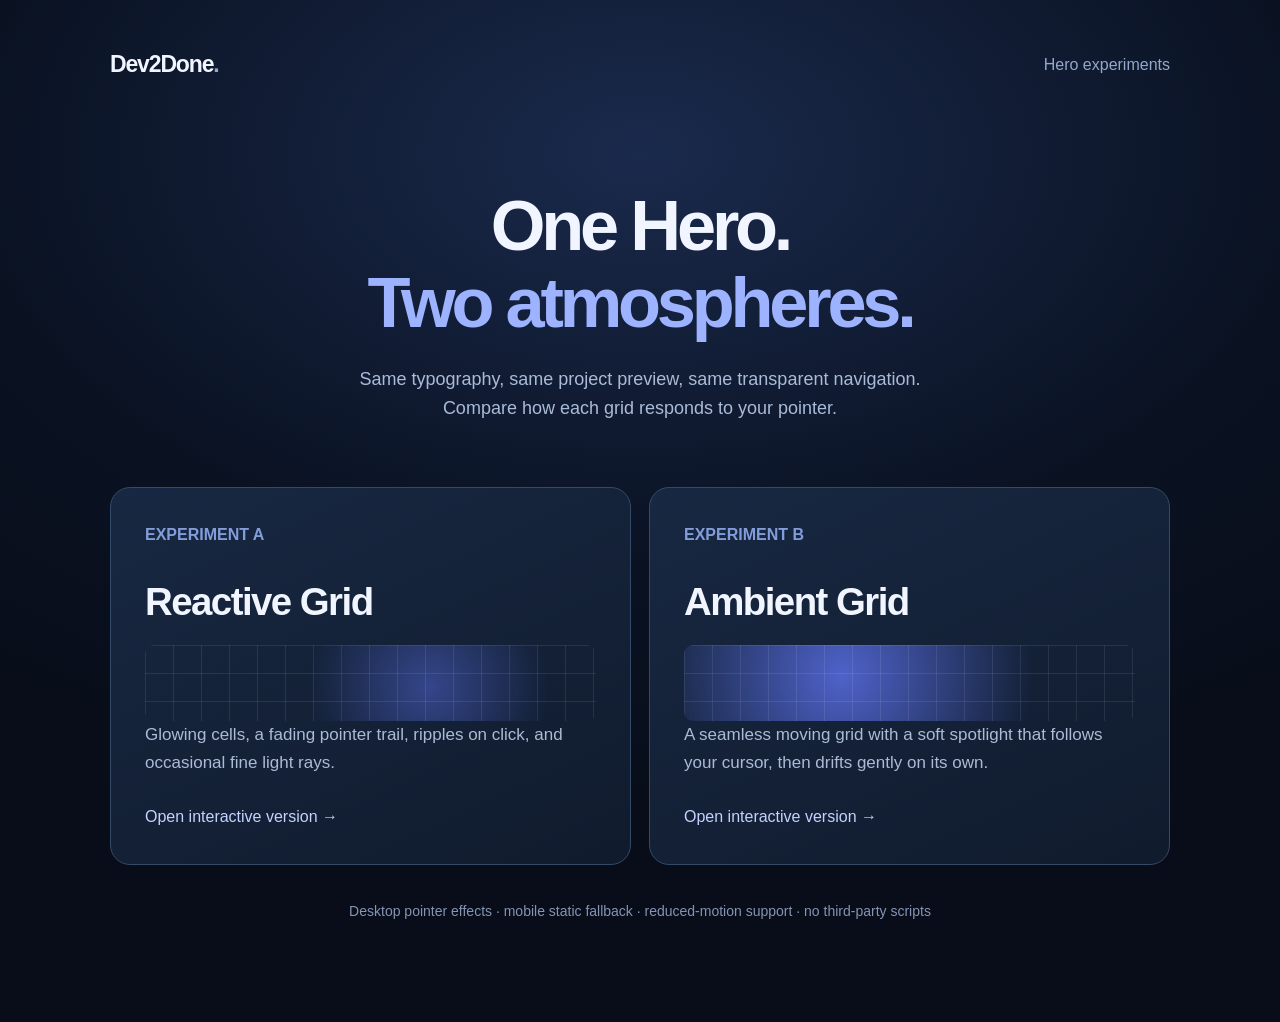
<file: experiments/index.html>
<!doctype html><html lang="en"><head><meta charset="utf-8"><meta name="viewport" content="width=device-width, initial-scale=1"><meta name="robots" content="noindex,nofollow"><meta name="theme-color" content="#080d19"><title>Dev2Done · Hero animation comparison</title><style>
*{box-sizing:border-box}html{color-scheme:dark}body{background:radial-gradient(ellipse 85% 65% at 50% 15%,#1a2a4c 0%,#0a1222 62%,#080d19 100%);color:#f0f5ff;margin:0;font:16px/1.6 -apple-system,BlinkMacSystemFont,"Segoe UI",sans-serif;min-height:100vh}a{text-decoration:none;color:inherit}main{width:min(1060px,calc(100% - 36px));margin:auto;padding:46px 0 100px}header{display:flex;justify-content:space-between;align-items:center;margin-bottom:105px}header strong{font-size:23px;letter-spacing:-.05em}header span{color:#95a8ca}h1{font-weight:760;letter-spacing:-.06em;line-height:1.09;font-size:clamp(40px,5.5vw,75px);text-align:center;max-width:840px;margin:0 auto 24px}h1 em{font-style:normal;color:#9eb3ff}p{color:#aabbd7;text-align:center;font-size:18px;max-width:620px;margin:0 auto 64px;font-weight:380}.grid{display:grid;grid-template-columns:repeat(2,minmax(0,1fr));gap:18px}.card{display:block;border:1px solid #354968;background:linear-gradient(155deg,#182842,#101b2d);border-radius:20px;padding:34px;min-height:310px;transition:transform .18s,border-color .18s}.card:hover{transform:translateY(-4px);border-color:#7c97e5}.card .eyebrow{color:#839cda;font-weight:650}.card h2{font-size:clamp(26px,3vw,39px);letter-spacing:-.04em;margin:24px 0 12px}.card p{text-align:left;font-size:17px;line-height:1.65;margin:0;color:#acbbd5}.card .arrow{display:inline-block;margin-top:27px;color:#c3d2ff}.minigrid{width:100%;height:76px;border-radius:9px;background-image:linear-gradient(90deg,#ffffff16 1px,transparent 1px),linear-gradient(#ffffff16 1px,transparent 1px),radial-gradient(circle at 63% 55%,#5267d588,transparent 42%);background-size:28px 28px,28px 28px,100% 100%}.minigrid.ambient{background-image:linear-gradient(90deg,#ffffff16 1px,transparent 1px),linear-gradient(#ffffff16 1px,transparent 1px),radial-gradient(circle at 35% 40%,#647affbb,transparent 65%)}.note{margin-top:35px;text-align:center;color:#8395b3;font-size:14px}@media(max-width:700px){header{margin-bottom:66px}.grid{grid-template-columns:1fr}.card{min-height:0}.card h2{margin-top:22px}main{padding-top:25px}}
</style></head><body><main><header><strong>Dev2Done<span>.</span></strong><span>Hero experiments</span></header><h1>One Hero.<br><em>Two atmospheres.</em></h1><p>Same typography, same project preview, same transparent navigation. Compare how each grid responds to your pointer.</p><div class="grid"><a class="card" href="reactive-grid/"><span class="eyebrow">EXPERIMENT A</span><h2>Reactive Grid</h2><div class="minigrid"></div><p>Glowing cells, a fading pointer trail, ripples on click, and occasional fine light rays.</p><span class="arrow">Open interactive version →</span></a><a class="card" href="ambient-grid/"><span class="eyebrow">EXPERIMENT B</span><h2>Ambient Grid</h2><div class="minigrid ambient"></div><p>A seamless moving grid with a soft spotlight that follows your cursor, then drifts gently on its own.</p><span class="arrow">Open interactive version →</span></a></div><div class="note">Desktop pointer effects · mobile static fallback · reduced-motion support · no third-party scripts</div></main></body></html>
</file>
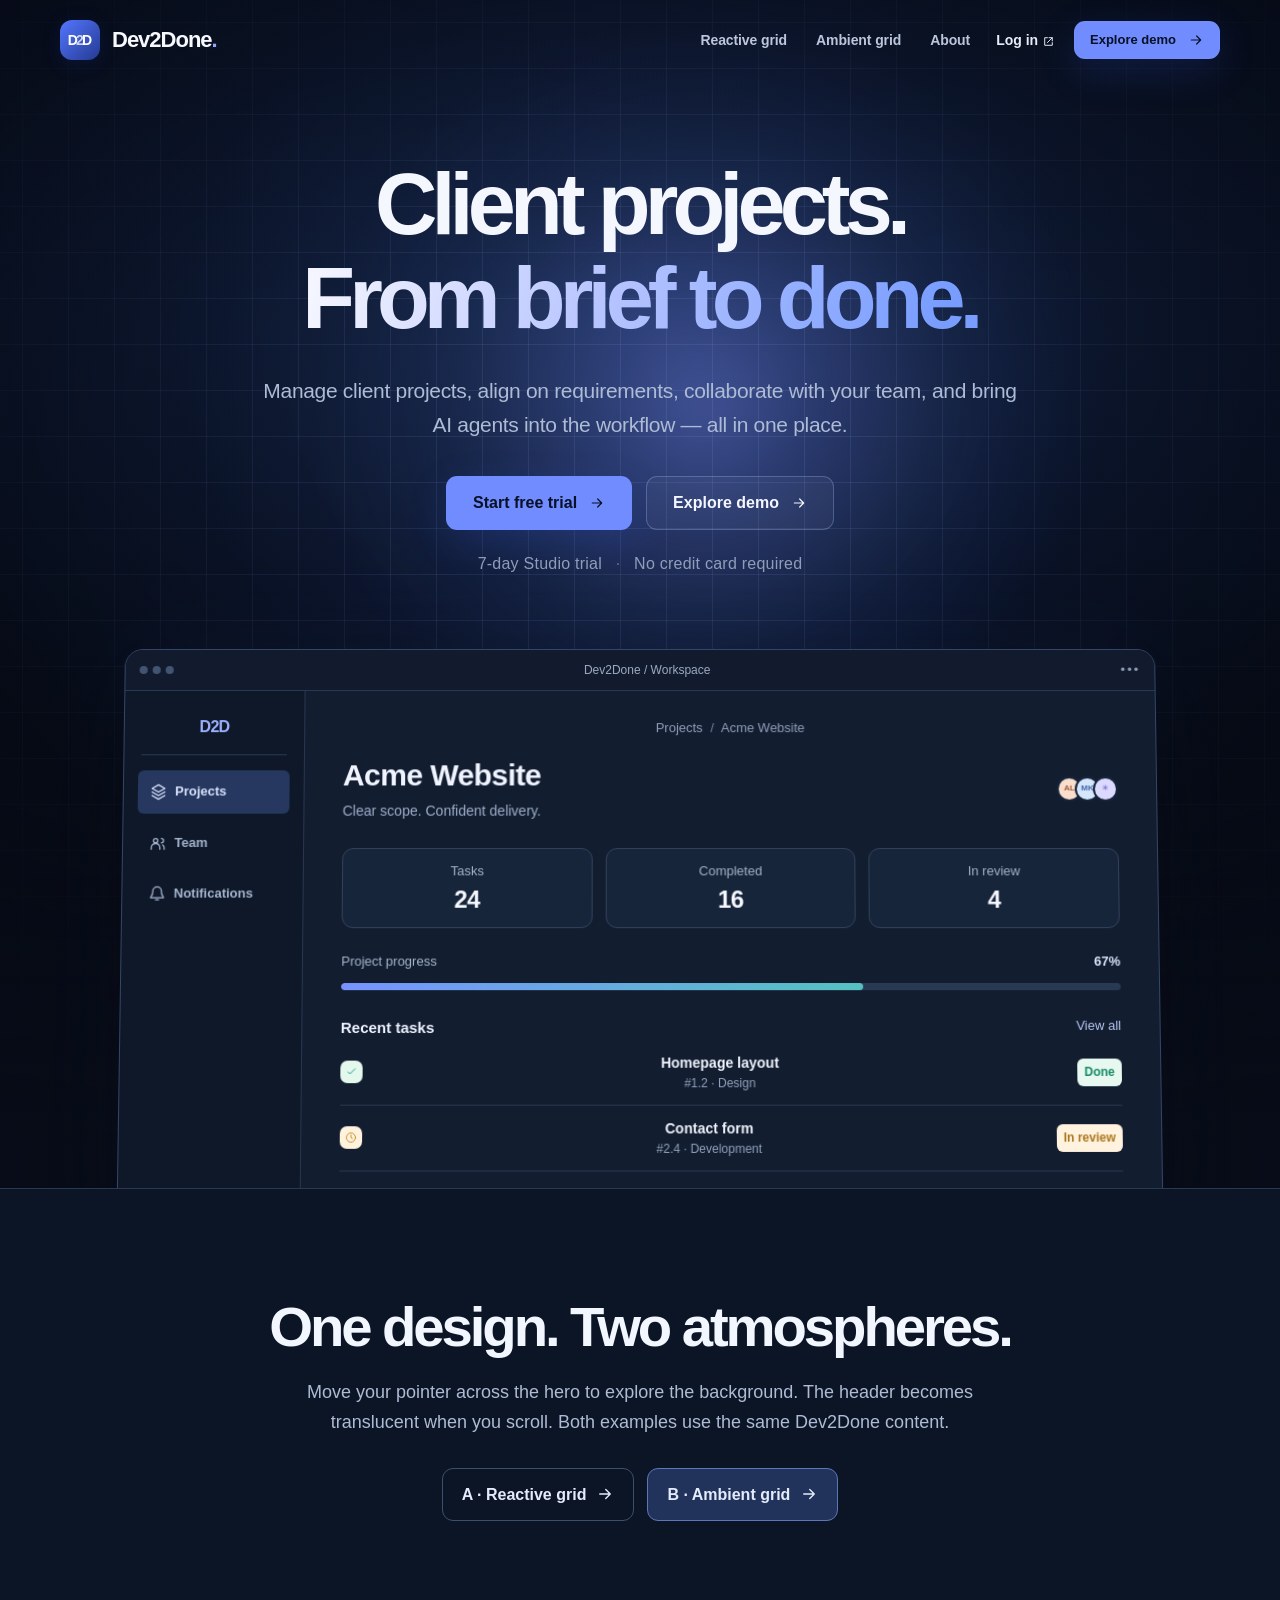
<file: experiments/ambient-grid/index.html>
<!doctype html>
<html lang="en">
<head>
  <meta charset="utf-8">
  <meta name="viewport" content="width=device-width,initial-scale=1">
  <meta name="theme-color" content="#080d19">
  <meta name="robots" content="noindex,nofollow">
  <title>Dev2Done — Ambient Grid Hero Experiment</title>
  <meta name="description" content="Interactive Dev2Done dark hero background experiment">
  <link rel="stylesheet" href="assets/css/site.css">
  <link rel="stylesheet" href="assets/css/dark.css">
  <link rel="stylesheet" href="assets/css/effect.css">
  <script src="assets/js/ui.js" defer></script>
  <script src="assets/js/effect.js" defer></script>
</head>
<body>
<svg class="svg-defs" aria-hidden="true" xmlns="http://www.w3.org/2000/svg">
    <symbol id="i-arrow" viewBox="0 0 24 24"><path d="M5 12h14m-6-6 6 6-6 6"/></symbol>
    <symbol id="i-check" viewBox="0 0 24 24"><path d="m5 12 4 4L19 6"/></symbol>
    <symbol id="i-check-circle" viewBox="0 0 24 24"><circle cx="12" cy="12" r="9"/><path d="m8 12 3 3 5-6"/></symbol>
    <symbol id="i-spark" viewBox="0 0 24 24"><path d="m12 2 2.5 7.5L22 12l-7.5 2.5L12 22l-2.5-7.5L2 12l7.5-2.5L12 2Z"/></symbol>
    <symbol id="i-code" viewBox="0 0 24 24"><path d="m8 7-5 5 5 5m8-10 5 5-5 5m-3-13-2 16"/></symbol>
    <symbol id="i-users" viewBox="0 0 24 24"><circle cx="9" cy="8" r="3"/><path d="M3 20v-2a6 6 0 0 1 12 0v2M17 5a3 3 0 0 1 0 6m2 3a5 5 0 0 1 2 4v2"/></symbol>
    <symbol id="i-message" viewBox="0 0 24 24"><path d="M20 11a8 8 0 0 1-8 8H6l-3 3v-7a8 8 0 1 1 17-4Z"/></symbol>
    <symbol id="i-file" viewBox="0 0 24 24"><path d="M6 2h8l5 5v15H6zM14 2v6h5M9 13h7M9 17h7"/></symbol>
    <symbol id="i-lock" viewBox="0 0 24 24"><rect x="5" y="10" width="14" height="12" rx="2"/><path d="M8 10V7a4 4 0 0 1 8 0v3"/></symbol>
    <symbol id="i-bot" viewBox="0 0 24 24"><rect x="4" y="7" width="16" height="14" rx="4"/><path d="M12 3v4m-3-4h6M8 14h.01M16 14h.01M9 18h6"/></symbol>
    <symbol id="i-layers" viewBox="0 0 24 24"><path d="m12 2 9 5-9 5-9-5 9-5Zm-9 10 9 5 9-5M3 17l9 5 9-5"/></symbol>
    <symbol id="i-globe" viewBox="0 0 24 24"><circle cx="12" cy="12" r="10"/><path d="M2 12h20M12 2c3 3 4 6 4 10s-1 7-4 10M12 2c-3 3-4 6-4 10s1 7 4 10"/></symbol>
    <symbol id="i-shield" viewBox="0 0 24 24"><path d="m12 2 9 4v6c0 5-4 8-9 10-5-2-9-5-9-10V6l9-4Z"/><path d="m8 12 3 3 5-6"/></symbol>
    <symbol id="i-bell" viewBox="0 0 24 24"><path d="M18 8a6 6 0 0 0-12 0c0 7-3 7-3 9h18c0-2-3-2-3-9m-8 12h4"/></symbol>
    <symbol id="i-chart" viewBox="0 0 24 24"><path d="M4 20V4m0 16h16M8 15l4-5 4 2 4-7"/></symbol>
    <symbol id="i-menu" viewBox="0 0 24 24"><path d="M4 7h16M4 12h16M4 17h16"/></symbol>
    <symbol id="i-external" viewBox="0 0 24 24"><path d="M13 5h6v6m0-6-9 9M19 14v5H5V5h5"/></symbol>
    <symbol id="i-clock" viewBox="0 0 24 24"><circle cx="12" cy="12" r="9"/><path d="M12 7v5l3 2"/></symbol>
  </svg>
<a class="skip-link" href="#main">Skip to content</a>
<header class="site-header" id="top">
    <div class="container nav-inner">
      <a class="brand" href="./" aria-label="Dev2Done home">
        <span class="brand-mark" aria-hidden="true">D<span>2</span>D</span>
        <span class="brand-name">Dev2Done<span class="brand-period">.</span></span>
      </a>
      <nav class="nav-links" id="main-nav" aria-label="Main navigation">
        <a href="../reactive-grid/">Reactive grid</a>
        <a href="../ambient-grid/">Ambient grid</a>
        <a href="#compare">About</a>
      </nav>
      <div class="nav-actions">
        <a class="nav-login" href="https://brief.web86.site/admin/login">Log in <svg class="icon"><use href="#i-external"/></svg></a>
        <a class="button button-sm button-primary nav-cta" href="#preview">Explore demo <svg class="icon"><use href="#i-arrow"/></svg></a>
        <button class="menu-button" type="button" aria-label="Open menu" aria-expanded="false" aria-controls="main-nav"><svg class="icon"><use href="#i-menu"/></svg></button>
      </div>
    </div>
  </header>
<main id="main">
<section class="hero section" aria-labelledby="hero-title">
      <div class="fx-ambient" aria-hidden="true"><div class="fx-moving-grid"></div><div class="fx-spot"></div><div class="fx-ambient-fade"></div></div>
      <div class="container hero-centered">
        <div class="hero-copy">
          <h1 id="hero-title">Client projects.<br><em>From brief to done.</em></h1>
          <p class="hero-lede">Manage client projects, align on requirements, collaborate with your team, and bring AI agents into the workflow — all in one place.</p>
          <div class="button-row hero-actions">
            <button type="button" class="button button-primary button-lg" data-open-trial>Start free trial <svg class="icon"><use href="#i-arrow"/></svg></button>
            <a class="button button-secondary button-lg" href="#demo">Explore demo <svg class="icon"><use href="#i-arrow"/></svg></a>
          </div>
          <p class="hero-trial">7-day Studio trial <span aria-hidden="true">·</span> No credit card required</p>
        </div>
        <div class="hero-visual" id="preview" aria-label="Illustrative project workspace using synthetic demonstration data">
          <div class="mock-window hero-window">
            <div class="window-top"><div class="traffic"><i></i><i></i><i></i></div><span class="window-address">Dev2Done / Workspace</span><span class="window-ellipsis">•••</span></div>
            <div class="mock-app">
              <aside class="mock-sidebar" aria-hidden="true">
                <div class="mock-sidebar-logo">D2D</div><div class="sidebar-divider"></div>
                <span class="mock-side-item active"><svg class="icon"><use href="#i-layers"/></svg><span>Projects</span></span>
                <span class="mock-side-item"><svg class="icon"><use href="#i-users"/></svg><span>Team</span></span>
                <span class="mock-side-item"><svg class="icon"><use href="#i-bell"/></svg><span>Notifications</span></span>
                <div class="mock-side-spacer"></div><span class="mock-side-bottom">A<span>Acme Studio</span></span>
              </aside>
              <div class="mock-main">
                <div class="mock-crumb">Projects <span>/</span> Acme Website</div>
                <div class="mock-header-row"><div><h2>Acme Website</h2><p>Clear scope. Confident delivery.</p></div><span class="avatar-stack"><b>AL</b><b>MK</b><b class="avatar-bot">✳</b></span></div>
                <div class="mock-stats"><div><span>Tasks</span><strong>24</strong></div><div><span>Completed</span><strong>16</strong></div><div><span>In review</span><strong>4</strong></div></div>
                <div class="mock-progress-label"><span>Project progress</span><strong>67%</strong></div><div class="mock-progress-track"><span></span></div>
                <div class="mock-list-title">Recent tasks <span>View all</span></div>
                <div class="mock-task"><span class="task-check done"><svg class="icon"><use href="#i-check"/></svg></span><div><strong>Homepage layout</strong><small>#1.2 · Design</small></div><span class="mini-status green">Done</span></div>
                <div class="mock-task"><span class="task-check review"><svg class="icon"><use href="#i-clock"/></svg></span><div><strong>Contact form</strong><small>#2.4 · Development</small></div><span class="mini-status amber">In review</span></div>
                <div class="mock-task"><span class="task-check working"><svg class="icon"><use href="#i-code"/></svg></span><div><strong>Mobile navigation</strong><small>#2.5 · Development</small></div><span class="mini-status blue">In progress</span></div>
              </div>
            </div>
          </div>
        </div>
      </div>
    </section>

  <section id="compare" class="compare-band" aria-labelledby="compare-title">
    <div class="container compare-inner">
      <h2 id="compare-title">One design. Two atmospheres.</h2>
      <p>Move your pointer across the hero to explore the background. The header becomes translucent when you scroll. Both examples use the same Dev2Done content.</p>
      <div class="compare-links">
        <a class="compare-link " href="../reactive-grid/">A · Reactive grid <svg class="icon"><use href="#i-arrow"/></svg></a>
        <a class="compare-link is-current" href="../ambient-grid/">B · Ambient grid <svg class="icon"><use href="#i-arrow"/></svg></a>
      </div>
    </div>
  </section>
</main>
<dialog class="trial-dialog" id="trial-dialog" aria-labelledby="trial-title" aria-describedby="trial-description">
    <button class="dialog-close" type="button" data-close-trial aria-label="Close dialog">×</button>
    <div class="trial-orbit" aria-hidden="true">✦</div>
    <h2 id="trial-title">Studio trial is coming.</h2>
    <p id="trial-description">The 7-day Studio trial is planned for our public launch. Registration isn’t available yet — explore the interactive project demo in the meantime.</p>
    <div class="button-row"><a class="button button-primary" href="#preview" data-close-trial>Explore demo <svg class="icon"><use href="#i-arrow"/></svg></a><button class="button button-secondary" type="button" data-close-trial>Close</button></div>
  </dialog>
</body></html>
</file>
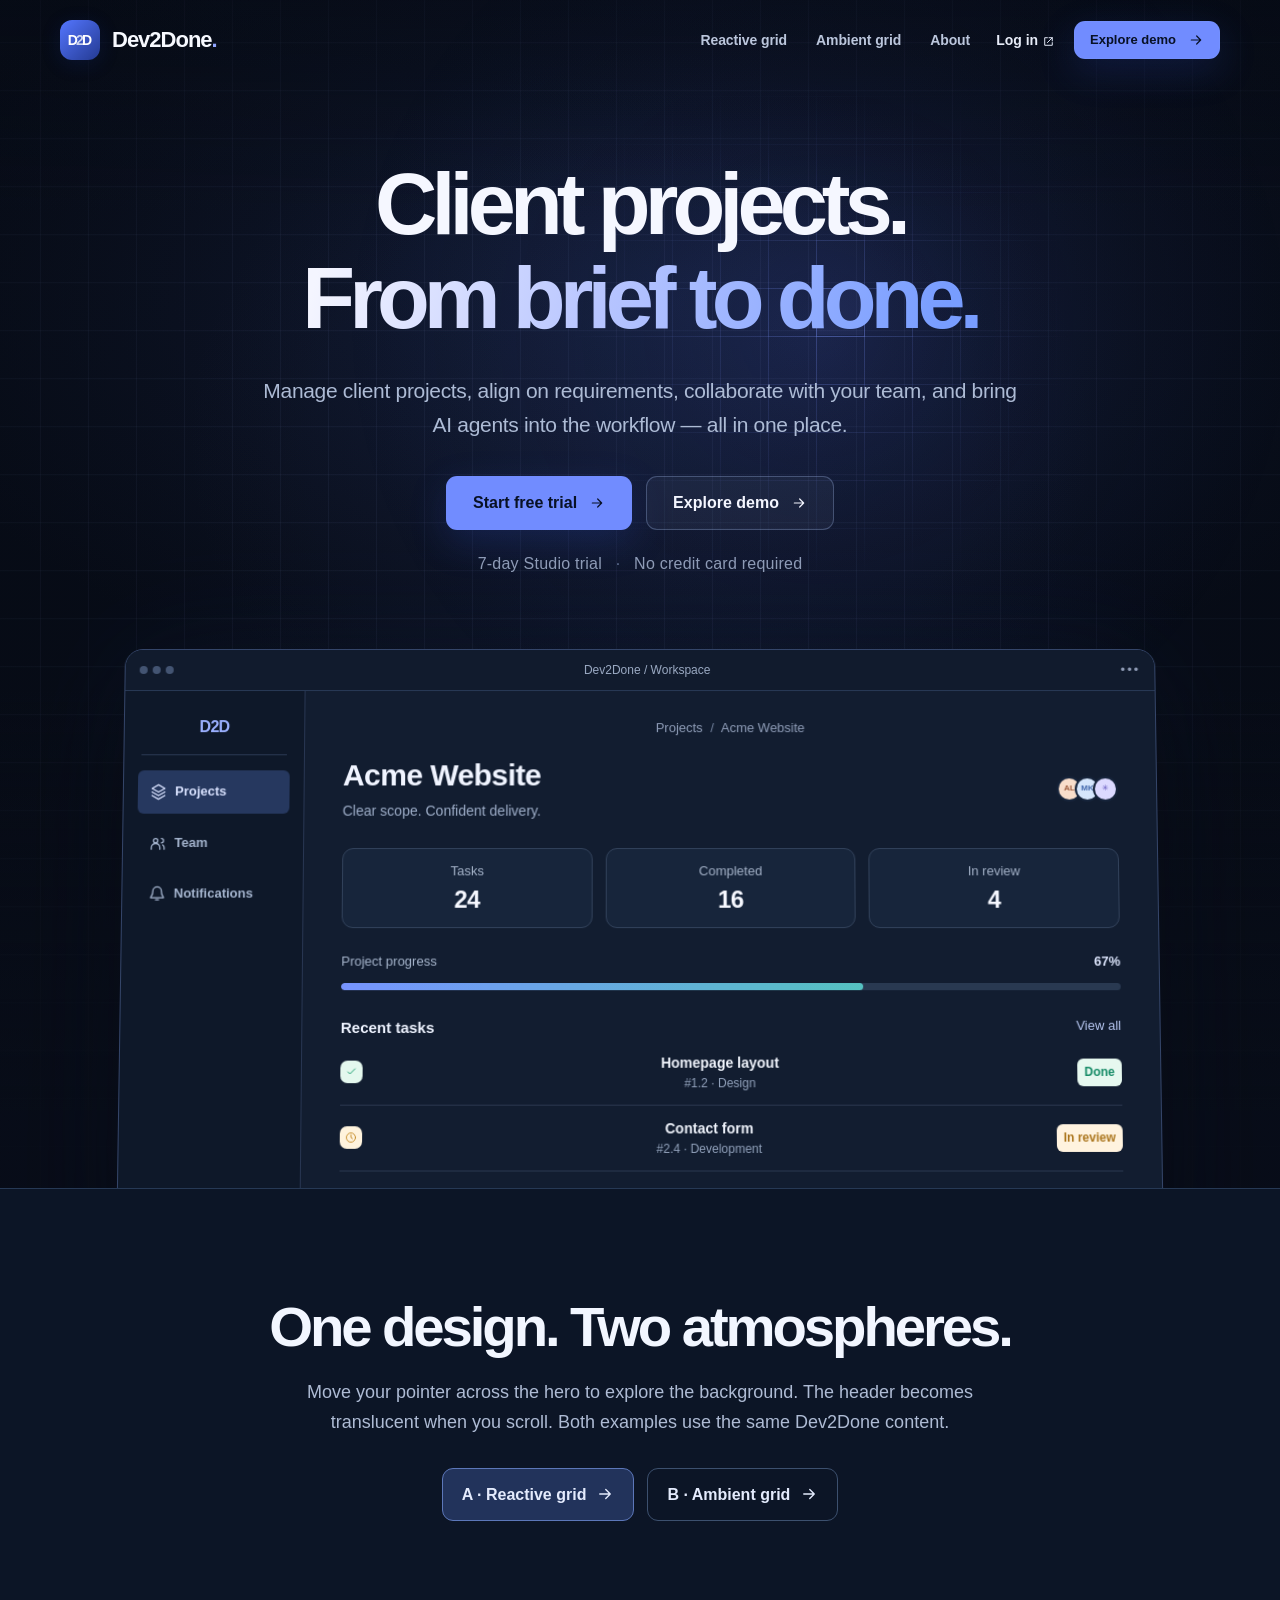
<file: experiments/reactive-grid/index.html>
<!doctype html>
<html lang="en">
<head>
  <meta charset="utf-8">
  <meta name="viewport" content="width=device-width,initial-scale=1">
  <meta name="theme-color" content="#080d19">
  <meta name="robots" content="noindex,nofollow">
  <title>Dev2Done — Reactive Grid Hero Experiment</title>
  <meta name="description" content="Interactive Dev2Done dark hero background experiment">
  <link rel="stylesheet" href="assets/css/site.css">
  <link rel="stylesheet" href="assets/css/dark.css">
  <link rel="stylesheet" href="assets/css/effect.css">
  <script src="assets/js/ui.js" defer></script>
  <script src="assets/js/effect.js" defer></script>
</head>
<body>
<svg class="svg-defs" aria-hidden="true" xmlns="http://www.w3.org/2000/svg">
    <symbol id="i-arrow" viewBox="0 0 24 24"><path d="M5 12h14m-6-6 6 6-6 6"/></symbol>
    <symbol id="i-check" viewBox="0 0 24 24"><path d="m5 12 4 4L19 6"/></symbol>
    <symbol id="i-check-circle" viewBox="0 0 24 24"><circle cx="12" cy="12" r="9"/><path d="m8 12 3 3 5-6"/></symbol>
    <symbol id="i-spark" viewBox="0 0 24 24"><path d="m12 2 2.5 7.5L22 12l-7.5 2.5L12 22l-2.5-7.5L2 12l7.5-2.5L12 2Z"/></symbol>
    <symbol id="i-code" viewBox="0 0 24 24"><path d="m8 7-5 5 5 5m8-10 5 5-5 5m-3-13-2 16"/></symbol>
    <symbol id="i-users" viewBox="0 0 24 24"><circle cx="9" cy="8" r="3"/><path d="M3 20v-2a6 6 0 0 1 12 0v2M17 5a3 3 0 0 1 0 6m2 3a5 5 0 0 1 2 4v2"/></symbol>
    <symbol id="i-message" viewBox="0 0 24 24"><path d="M20 11a8 8 0 0 1-8 8H6l-3 3v-7a8 8 0 1 1 17-4Z"/></symbol>
    <symbol id="i-file" viewBox="0 0 24 24"><path d="M6 2h8l5 5v15H6zM14 2v6h5M9 13h7M9 17h7"/></symbol>
    <symbol id="i-lock" viewBox="0 0 24 24"><rect x="5" y="10" width="14" height="12" rx="2"/><path d="M8 10V7a4 4 0 0 1 8 0v3"/></symbol>
    <symbol id="i-bot" viewBox="0 0 24 24"><rect x="4" y="7" width="16" height="14" rx="4"/><path d="M12 3v4m-3-4h6M8 14h.01M16 14h.01M9 18h6"/></symbol>
    <symbol id="i-layers" viewBox="0 0 24 24"><path d="m12 2 9 5-9 5-9-5 9-5Zm-9 10 9 5 9-5M3 17l9 5 9-5"/></symbol>
    <symbol id="i-globe" viewBox="0 0 24 24"><circle cx="12" cy="12" r="10"/><path d="M2 12h20M12 2c3 3 4 6 4 10s-1 7-4 10M12 2c-3 3-4 6-4 10s1 7 4 10"/></symbol>
    <symbol id="i-shield" viewBox="0 0 24 24"><path d="m12 2 9 4v6c0 5-4 8-9 10-5-2-9-5-9-10V6l9-4Z"/><path d="m8 12 3 3 5-6"/></symbol>
    <symbol id="i-bell" viewBox="0 0 24 24"><path d="M18 8a6 6 0 0 0-12 0c0 7-3 7-3 9h18c0-2-3-2-3-9m-8 12h4"/></symbol>
    <symbol id="i-chart" viewBox="0 0 24 24"><path d="M4 20V4m0 16h16M8 15l4-5 4 2 4-7"/></symbol>
    <symbol id="i-menu" viewBox="0 0 24 24"><path d="M4 7h16M4 12h16M4 17h16"/></symbol>
    <symbol id="i-external" viewBox="0 0 24 24"><path d="M13 5h6v6m0-6-9 9M19 14v5H5V5h5"/></symbol>
    <symbol id="i-clock" viewBox="0 0 24 24"><circle cx="12" cy="12" r="9"/><path d="M12 7v5l3 2"/></symbol>
  </svg>
<a class="skip-link" href="#main">Skip to content</a>
<header class="site-header" id="top">
    <div class="container nav-inner">
      <a class="brand" href="./" aria-label="Dev2Done home">
        <span class="brand-mark" aria-hidden="true">D<span>2</span>D</span>
        <span class="brand-name">Dev2Done<span class="brand-period">.</span></span>
      </a>
      <nav class="nav-links" id="main-nav" aria-label="Main navigation">
        <a href="../reactive-grid/">Reactive grid</a>
        <a href="../ambient-grid/">Ambient grid</a>
        <a href="#compare">About</a>
      </nav>
      <div class="nav-actions">
        <a class="nav-login" href="https://brief.web86.site/admin/login">Log in <svg class="icon"><use href="#i-external"/></svg></a>
        <a class="button button-sm button-primary nav-cta" href="#preview">Explore demo <svg class="icon"><use href="#i-arrow"/></svg></a>
        <button class="menu-button" type="button" aria-label="Open menu" aria-expanded="false" aria-controls="main-nav"><svg class="icon"><use href="#i-menu"/></svg></button>
      </div>
    </div>
  </header>
<main id="main">
<section class="hero section" aria-labelledby="hero-title">
      <div class="fx-reactive" aria-hidden="true"><div class="fx-reactive-grid"></div><canvas class="fx-canvas" data-reactive-grid></canvas><div class="fx-reactive-fade"></div></div>
      <div class="container hero-centered">
        <div class="hero-copy">
          <h1 id="hero-title">Client projects.<br><em>From brief to done.</em></h1>
          <p class="hero-lede">Manage client projects, align on requirements, collaborate with your team, and bring AI agents into the workflow — all in one place.</p>
          <div class="button-row hero-actions">
            <button type="button" class="button button-primary button-lg" data-open-trial>Start free trial <svg class="icon"><use href="#i-arrow"/></svg></button>
            <a class="button button-secondary button-lg" href="#demo">Explore demo <svg class="icon"><use href="#i-arrow"/></svg></a>
          </div>
          <p class="hero-trial">7-day Studio trial <span aria-hidden="true">·</span> No credit card required</p>
        </div>
        <div class="hero-visual" id="preview" aria-label="Illustrative project workspace using synthetic demonstration data">
          <div class="mock-window hero-window">
            <div class="window-top"><div class="traffic"><i></i><i></i><i></i></div><span class="window-address">Dev2Done / Workspace</span><span class="window-ellipsis">•••</span></div>
            <div class="mock-app">
              <aside class="mock-sidebar" aria-hidden="true">
                <div class="mock-sidebar-logo">D2D</div><div class="sidebar-divider"></div>
                <span class="mock-side-item active"><svg class="icon"><use href="#i-layers"/></svg><span>Projects</span></span>
                <span class="mock-side-item"><svg class="icon"><use href="#i-users"/></svg><span>Team</span></span>
                <span class="mock-side-item"><svg class="icon"><use href="#i-bell"/></svg><span>Notifications</span></span>
                <div class="mock-side-spacer"></div><span class="mock-side-bottom">A<span>Acme Studio</span></span>
              </aside>
              <div class="mock-main">
                <div class="mock-crumb">Projects <span>/</span> Acme Website</div>
                <div class="mock-header-row"><div><h2>Acme Website</h2><p>Clear scope. Confident delivery.</p></div><span class="avatar-stack"><b>AL</b><b>MK</b><b class="avatar-bot">✳</b></span></div>
                <div class="mock-stats"><div><span>Tasks</span><strong>24</strong></div><div><span>Completed</span><strong>16</strong></div><div><span>In review</span><strong>4</strong></div></div>
                <div class="mock-progress-label"><span>Project progress</span><strong>67%</strong></div><div class="mock-progress-track"><span></span></div>
                <div class="mock-list-title">Recent tasks <span>View all</span></div>
                <div class="mock-task"><span class="task-check done"><svg class="icon"><use href="#i-check"/></svg></span><div><strong>Homepage layout</strong><small>#1.2 · Design</small></div><span class="mini-status green">Done</span></div>
                <div class="mock-task"><span class="task-check review"><svg class="icon"><use href="#i-clock"/></svg></span><div><strong>Contact form</strong><small>#2.4 · Development</small></div><span class="mini-status amber">In review</span></div>
                <div class="mock-task"><span class="task-check working"><svg class="icon"><use href="#i-code"/></svg></span><div><strong>Mobile navigation</strong><small>#2.5 · Development</small></div><span class="mini-status blue">In progress</span></div>
              </div>
            </div>
          </div>
        </div>
      </div>
    </section>

  <section id="compare" class="compare-band" aria-labelledby="compare-title">
    <div class="container compare-inner">
      <h2 id="compare-title">One design. Two atmospheres.</h2>
      <p>Move your pointer across the hero to explore the background. The header becomes translucent when you scroll. Both examples use the same Dev2Done content.</p>
      <div class="compare-links">
        <a class="compare-link is-current" href="../reactive-grid/">A · Reactive grid <svg class="icon"><use href="#i-arrow"/></svg></a>
        <a class="compare-link " href="../ambient-grid/">B · Ambient grid <svg class="icon"><use href="#i-arrow"/></svg></a>
      </div>
    </div>
  </section>
</main>
<dialog class="trial-dialog" id="trial-dialog" aria-labelledby="trial-title" aria-describedby="trial-description">
    <button class="dialog-close" type="button" data-close-trial aria-label="Close dialog">×</button>
    <div class="trial-orbit" aria-hidden="true">✦</div>
    <h2 id="trial-title">Studio trial is coming.</h2>
    <p id="trial-description">The 7-day Studio trial is planned for our public launch. Registration isn’t available yet — explore the interactive project demo in the meantime.</p>
    <div class="button-row"><a class="button button-primary" href="#preview" data-close-trial>Explore demo <svg class="icon"><use href="#i-arrow"/></svg></a><button class="button button-secondary" type="button" data-close-trial>Close</button></div>
  </dialog>
</body></html>
</file>
<file: experiments/ambient-grid/assets/css/site.css>
/* Dev2Done marketing homepage. Self-contained, system fonts, no external requests. */
:root {
  color-scheme: light;
  --ink: #182238; --ink-strong: #101827; --muted: #647087;
  --muted-dark: #8591a7; --border: #e7ebf2; --paper: #ffffff;
  --soft: #f7f9fd; --blue: #3558e9; --blue-dark: #2546d1;
  --blue-pale: #eef2ff; --green: #119c79; --radius: 16px;
  --container: 1160px;
  font-synthesis: none;
}
*, *::before, *::after { box-sizing: border-box; }
html { scroll-behavior: smooth; scroll-padding-top: 92px; }
body { margin:0; color:var(--ink); background:#fff; font: 400 16px/1.58 Inter, ui-sans-serif, -apple-system, BlinkMacSystemFont, "Segoe UI", sans-serif; -webkit-font-smoothing:antialiased; }
body,button,a { -webkit-tap-highlight-color:transparent; }
a { color:inherit; text-decoration:none; }
button { font:inherit; cursor:pointer; }
button:focus-visible,a:focus-visible,summary:focus-visible { outline:3px solid #82a5ff; outline-offset:3px; }
svg.icon { display:inline-block; width:18px; height:18px; flex:0 0 auto; fill:none; stroke:currentColor; stroke-width:1.8; stroke-linecap:round; stroke-linejoin:round; vertical-align:-3px; }
.svg-defs { position:absolute; width:0; height:0; overflow:hidden; }
[hidden] { display:none !important; }
.container { width:min(var(--container), calc(100% - 72px)); margin:0 auto; }
.section { padding:112px 0; }
.skip-link { position:absolute; top:-100px; left:10px; z-index:9999; padding:10px 20px; background:var(--ink); color:white; }
.skip-link:focus { top:10px; }
.site-header { position:sticky; top:0; z-index:100; background:rgba(255,255,255,.92); border-bottom:1px solid rgba(231,235,242,.9); backdrop-filter:blur(16px); -webkit-backdrop-filter:blur(16px); }
.nav-inner { height:76px; display:flex; align-items:center; justify-content:space-between; gap:26px; }
.brand { display:inline-flex; align-items:center; gap:12px; white-space:nowrap; }
.brand-mark { background:linear-gradient(145deg,#3a65ff,#2746cf); box-shadow:0 3px 11px #3458e632; border-radius:12px; color:#fff; width:40px; height:40px; display:inline-flex; justify-content:center; align-items:center; white-space:nowrap; flex-shrink:0; font-size:14px; font-weight:900; letter-spacing:-1.8px; padding-right:2px; }
.brand-mark span { opacity:.75; }
.brand-name { font-size:20px; letter-spacing:-.85px; font-weight:850; color:#142137; }
.brand-period { color:var(--blue); }
.nav-links { display:flex; align-items:center; justify-content:center; gap:29px; margin-left:auto; }
.nav-links a { font-size:13px; font-weight:650; color:#536078; transition:color .2s; }
.nav-links a:hover,.nav-login:hover { color:var(--blue); }
.nav-actions { display:flex; align-items:center; gap:19px; }
.nav-login { white-space:nowrap; font-size:13px; font-weight:700; }
.nav-login .icon { width:13px; height:13px; }
.button { display:inline-flex; justify-content:center; align-items:center; gap:12px; border:1px solid transparent; text-align:center; line-height:1.3; white-space:nowrap; border-radius:11px; font-weight:740; transition:transform .18s, background .18s,box-shadow .18s,border-color .18s; }
.button:hover { transform:translateY(-2px); }
.button .icon { width:16px;height:16px; }
.button-sm { padding:10px 15px; font-size:13px; }
.button-lg { padding:16px 21px; font-size:14px; min-height:52px; }
.button-primary { background:var(--blue); color:#fff; box-shadow:0 8px 21px #3558e92e; }
.button-primary:hover { background:var(--blue-dark); box-shadow:0 10px 27px #3558e941; }
.button-secondary { color:#25334a; background:white; border-color:#dfe5ef; }
.button-secondary:hover { border-color:#bbc9e2; box-shadow:0 10px 24px #1a2a4010; }
.menu-button { display:none; color:var(--ink); border:1px solid var(--border); background:#fff; width:42px;height:42px; border-radius:10px; align-items:center; justify-content:center; }
.button-row { display:flex; align-items:center; gap:12px; flex-wrap:wrap; }
/* HERO */
.hero { isolation:isolate; overflow:hidden; position:relative; padding-top:102px; padding-bottom:0; background:linear-gradient(180deg,#fbfcff 0%,#fff 91%); }
.hero-aura { z-index:-1; position:absolute; top:-70px; right:-140px; width:870px; height:670px; background:radial-gradient(ellipse at 50% 45%,rgba(92,126,245,.15),rgba(155,182,255,.055) 45%,transparent 68%); pointer-events:none; }
.hero-grid { display:grid; grid-template-columns:minmax(0, .9fr) minmax(0,1.1fr); gap:52px; align-items:center; }
.eyebrow { display:inline-flex; align-items:center; gap:9px; color:#3e579d; font-size:12px; font-weight:800; letter-spacing:.45px; border:1px solid #dee7ff; background:#f3f6ff; border-radius:30px; padding:7px 13px; }
.eyebrow-dot { display:inline-block; width:7px;height:7px;border-radius:50%;background:#4e6ded; box-shadow:0 0 0 3px #e0e8ff; }
h1,h2,h3,p { margin-top:0; }
h1,h2,h3 { letter-spacing:-1.3px; }
h1 { font-weight:850; line-height:1.09; font-size:clamp(42px,4.55vw,65px); letter-spacing:-3px; margin:25px 0 24px; color:#111b31; }
h1 em,.close-card h2 em { font-style:normal; color:var(--blue); }
.hero-lede { font-size:17px; line-height:1.76; color:#5b677d; max-width:490px; margin-bottom:22px; }
.hero-mantra { color:#56617a; font-size:14px; margin-bottom:27px; }
.hero-mantra strong { color:#1d2b43; }
.hero-proof { margin-top:34px; display:flex; flex-wrap:wrap; column-gap:18px;row-gap:8px; }
.hero-proof span { color:#56657c; font-size:11px; font-weight:650; display:inline-flex; align-items:center; gap:6px; }
.hero-proof .icon { color:#179879; width:15px;height:15px; }
.hero-visual { position:relative; padding:6px 0 36px; min-width:0; }
.mock-window { border:1px solid #dfe5f0; background:#fff; border-radius:17px; box-shadow:0 35px 90px rgba(30,49,91,.14),0 5px 15px #1c34600b; overflow:hidden; }
.hero-window { transform:rotate(1deg); transform-origin:center; }
.window-top { height:38px; border-bottom:1px solid #edf0f5; display:flex; align-items:center; justify-content:space-between; padding:0 14px; background:#fafbfe; }
.traffic { display:flex; gap:5px; }
.traffic i { width:8px;height:8px;border-radius:100%;background:#d8dfe9; }
.traffic i:first-child { background:#edb0ae; }.traffic i:nth-child(2) { background:#eed7a8; }.traffic i:last-child { background:#b4ddc3; }
.window-address { font-size:10px;font-weight:650;color:#93a0b3; }
.window-ellipsis { color:#acb4c1; font-size:13px;letter-spacing:2px; }
.mock-app { display:grid;grid-template-columns:132px 1fr; min-height:383px; }
.mock-sidebar { background:#f8faff;border-right:1px solid #eaf0fa;padding:19px 11px;display:flex;flex-direction:column;gap:8px; }
.mock-sidebar-logo { font-weight:880;color:#335ae1;letter-spacing:-.7px;padding:0 10px; }
.sidebar-divider { height:1px;background:#e9edf6;margin:7px 3px; }
.mock-side-item { display:flex;align-items:center;gap:8px;font-size:9px;color:#8591a4;font-weight:700;padding:9px 8px;border-radius:6px; }
.mock-side-item .icon { width:13px;height:13px; }
.mock-side-item.active { color:#345bdc;background:#e8eeff; }
.mock-side-spacer { flex:1; }
.mock-side-bottom { display:flex;align-items:center;gap:5px;font-size:9px;font-weight:700;color:#66738b; }
.mock-side-bottom::first-letter { color:white; }
.mock-side-bottom { font-size:0; }
.mock-side-bottom::before { content:'A'; display:grid;place-items:center;width:20px;height:20px;background:#dce5fc;border-radius:6px;font-size:9px;color:#4160bf; }
.mock-side-bottom span { font-size:9px; }
.mock-main { padding:18px 22px 15px; min-width:0; }
.mock-crumb { color:#94a0b2;font-size:9px;margin-bottom:14px; }.mock-crumb span { margin:0 4px;color:#c1cad6; }
.mock-header-row { display:flex; justify-content:space-between;gap:8px; align-items:center; }
.mock-kicker { color:#4161d2;font-size:8px;font-weight:850;letter-spacing:1px; }
.mock-header-row h2 { font-size:20px;letter-spacing:-.6px;line-height:1.2;margin:4px 0; }
.mock-header-row p { font-size:10px;color:#8b96a7;margin-bottom:0; }
.avatar-stack { display:flex; padding-left:7px; }
.avatar-stack b { width:25px;height:25px;margin-left:-7px;border:2px solid white;border-radius:50%;display:grid;place-items:center;background:#f9decb;color:#9b5839;font-size:8px; }
.avatar-stack b:nth-child(2) { background:#d5e6fc;color:#4167ab; }
.avatar-stack b.avatar-bot { background:#dcd9ff;color:#6256bd; }
.mock-stats { margin-top:20px;display:grid;grid-template-columns:repeat(3,1fr);gap:8px; }
.mock-stats div { border:1px solid #edf0f5;border-radius:9px;padding:9px 10px;display:flex;flex-direction:column;gap:2px; }
.mock-stats span { color:#96a2b2;font-size:9px; }.mock-stats strong { font-size:18px;letter-spacing:-.5px;line-height:1.3; }
.mock-progress-label { display:flex;justify-content:space-between;margin-top:19px;font-size:9px;color:#7c899c; }.mock-progress-label strong { color:#1e3453; }
.mock-progress-track { height:5px;border-radius:9px;background:#edf1f8;margin-top:7px;overflow:hidden; }.mock-progress-track span { display:block;width:67%;height:100%;border-radius:9px;background:linear-gradient(90deg,#4a6bf0,#28b3a3); }
.mock-list-title { margin-top:18px;display:flex;justify-content:space-between;font-size:10px;font-weight:800; }.mock-list-title span { color:#6d80ca;font-size:9px; }
.mock-task { display:flex;align-items:center;gap:8px;padding:9px 0;border-bottom:1px solid #f1f3f8; }
.mock-task > div { flex:1;display:flex;flex-direction:column;min-width:0; }.mock-task strong { font-size:10px;font-weight:750; }.mock-task small { color:#a1aabc;font-size:9px; }
.task-check { width:22px;height:22px; flex:none; border-radius:7px;display:grid;place-items:center; }.task-check .icon {width:12px;height:12px;}.task-check.done { background:#e4f8ee;color:#139a69; }.task-check.review {background:#fff3dd;color:#c48b25;}.task-check.working {background:#e8edff;color:#4770e4;}
.mini-status { border-radius:6px; padding:4px 7px; white-space:nowrap;font-size:9px;font-weight:750; }
.mini-status.green {background:#e6f8ef;color:#148a65;}.mini-status.amber {background:#fff3df;color:#aa741a;}.mini-status.blue {background:#e9f0ff;color:#4160ce;}
.float-note { position:absolute;bottom:0;right:-17px;display:flex;align-items:center;gap:10px;padding:12px 18px;background:#fff;border:1px solid #edf0f5;box-shadow:0 16px 40px #203e6e23;border-radius:12px;transform:rotate(-3deg); }
.float-note-icon { display:grid;place-items:center;width:30px;height:30px;border-radius:9px;background:#e5f9ed;color:#159567; }.float-note-icon .icon {width:17px;height:17px;}
.float-note div { display:flex;flex-direction:column; }.float-note strong {font-size:11px;}.float-note small {font-size:9px;color:#92a0b1;}
.hero-foot {margin-top:95px; padding:22px 0; border-top:1px solid var(--border);display:flex;justify-content:center;align-items:center;gap:35px;font-size:10px;font-weight:820;letter-spacing:1.65px;color:#99a4b5;}
.foot-rule { width:5px;height:5px;border-radius:50%;background:#cbd3df; }
/* SHARED */
.section-header { max-width:610px;margin-bottom:46px; }.section-header.center { margin-left:auto;margin-right:auto;text-align:center; }
.section-label { display:block;color:#365de3;font-weight:850;font-size:11px;letter-spacing:1.7px;text-transform:uppercase; margin-bottom:18px; }
.section-header h2,.branding-copy h2 {font-size:clamp(34px,4.25vw,51px);font-weight:840;line-height:1.15;letter-spacing:-2.15px;margin-bottom:20px;color:#162138;}
.muted-heading { color:#8d97aa; }
.section-header > p,.branding-copy > p {max-width:540px;font-size:16px;line-height:1.8;color:#6c778b;margin-bottom:0;}
.section-header.center > p {margin-left:auto;margin-right:auto;}
/* DEMO */
.section-demo { background:#f8faff;border-top:1px solid #f0f3f9;border-bottom:1px solid #f0f3f9; }
.demo-stage { background:#fff;border:1px solid #e0e6f1;border-radius:19px;box-shadow:0 20px 60px #172e6010;overflow:hidden; }
.demo-toolbar { display:flex; align-items:center;justify-content:space-between;gap:16px;padding:20px 25px;border-bottom:1px solid #e9edf4; }
.demo-project { display:flex;align-items:center;gap:11px; }.demo-project-icon { display:grid;place-items:center;background:linear-gradient(135deg,#dedffb,#e9f0ff);color:#5662ba;width:39px;height:39px;border-radius:11px;font-weight:850;font-size:17px; }
.demo-project > div { display:flex;flex-direction:column;gap:0; }.demo-project strong { font-size:13px; }.demo-project span:not(.demo-project-icon) { color:#8a95a6;font-size:11px; }
.role-tabs { display:inline-flex;gap:3px;padding:4px;background:#f2f5fa;border-radius:11px;border:1px solid #ecf0f5; }
.role-tab {display:flex;align-items:center;justify-content:center;gap:7px;padding:10px 15px;border:0;background:transparent;color:#6e7a8d;border-radius:8px;font-weight:750;font-size:12px;white-space:nowrap;}
.role-tab.is-active { background:#fff;color:#244ed3;box-shadow:0 2px 8px #1a356010;}.role-tab .icon {width:15px;height:15px;}
.role-content { display:grid;grid-template-columns:minmax(0,1fr) 290px;min-height:420px; }
.role-main {padding:34px 39px;}.role-aside {background:#fbfcff;border-left:1px solid #eaf0f7;padding:32px 27px;}
.role-breadcrumb {font-size:10px;color:#98a3b3;margin-bottom:17px;}
.role-heading {display:flex;align-items:center;gap:15px;justify-content:space-between;}.detail-eyebrow { display:block;font-size:10px;color:#8a96ab;font-weight:800;letter-spacing:1px; }.role-heading h3 {font-size:28px;line-height:1.3;letter-spacing:-1px;margin:4px 0 10px;}
.role-desc {color:#5e6e86;font-size:13px;line-height:1.8;max-width:600px;margin-bottom:23px;}
.detail-label { color:#2c3850;font-size:12px;font-weight:850;margin:17px 0 13px;display:flex;gap:10px;align-items:center; }
.requirement {display:flex;align-items:center;gap:10px;margin:10px 0;font-size:12px;color:#57647a;}.requirement .icon {color:#18a17c;width:16px;height:16px;}
.detail-divider {height:1px;background:#edf0f6;margin:24px 0 19px;}
.private-indicator {display:inline-flex;align-items:center;gap:4px;color:#73819a;background:#eff2f8;padding:3px 8px;border-radius:6px;font-size:10px;font-weight:700;}.private-indicator .icon {width:11px;height:11px;}
.private-note {font-size:12px;line-height:1.7;color:#64748c;background:#f6f8fc;border-left:3px solid #9aa9d1;padding:12px 14px;border-radius:4px 9px 9px 4px;}
.role-discussion {margin-top:25px;}.role-discussion > strong {display:flex;align-items:center;gap:7px;font-size:12px;}.role-discussion > strong .icon {width:15px;height:15px;color:#7288b2;}
.role-discussion p { display:flex;align-items:center;gap:10px;margin:13px 0 0;}.comment-initial {width:28px;height:28px;border-radius:50%;background:#eee6ff;color:#6f59bc;display:grid;place-items:center;font-weight:850;font-size:11px;flex:none;}.role-discussion p span:last-child {display:flex; flex-direction:column;}.role-discussion b {font-size:11px;}.role-discussion small {color:#748199;font-size:11px;}
.aside-label {font-size:10px;font-weight:850;letter-spacing:1.1px;color:#8996a9;margin-bottom:21px;}.aside-section {margin:16px 0 0;padding:0 0 17px;border-bottom:1px solid #e8edf5;}.aside-section small,.aside-split small {display:block;color:#929db1;font-size:11px;margin-bottom:6px;}.aside-section strong,.aside-split strong {display:flex;align-items:center;gap:7px;font-size:13px;}.aside-section strong .icon {width:15px;height:15px;color:#697be0;}.aside-section .caret {margin-left:auto; color:#92a2b6;}
.aside-split {display:grid;grid-template-columns:1fr 1fr;gap:10px;padding:18px 0 16px;border-bottom:1px solid #e8edf5;}.aside-section strong.approved {color:#178c68;font-size:12px;}.aside-section strong.approved .icon {color:#159875;}
.aside-footnote {font-size:10px;color:#96a2b4;line-height:1.8;margin-top:25px;}
.client-aside {background:#f8fafc;}.client-approve {padding:16px;background:#edf8f4;border:1px solid #d7eee6;border-radius:10px;}.client-approve>.icon {color:#159977;width:25px;height:25px;margin-bottom:5px;}.client-approve strong {display:block;font-size:14px;}.client-approve p {font-size:11px;line-height:1.65;color:#6e8279;margin:5px 0 0;}
.client-action {display:flex;align-items:center;justify-content:space-between;padding:13px 14px;border:1px solid #dae3ee;background:#fff;border-radius:9px;margin-top:9px;font-weight:770;font-size:12px;color:#4c5d77;}.client-action .icon {width:16px;height:16px;}.client-action.positive {background:#238a6d;color:white;border-color:#238a6d;}
.demo-footer {display:flex;justify-content:space-between;align-items:center;gap:15px;border-top:1px solid #e9edf4;padding:12px 25px;font-size:11px;color:#98a4b7;}.demo-footer span {display:flex;align-items:center;gap:7px;}.demo-footer .icon {width:13px;height:13px;}.demo-footer span:last-child {color:#5674cb;font-weight:750;}
/* WORKFLOW */
.workflow-layout { display:grid;grid-template-columns:430px minmax(0,1fr);gap:42px;align-items:stretch; }
.step-list {display:flex;flex-direction:column;gap:7px;}.step-item {width:100%;border:1px solid transparent;background:#fff;display:flex;align-items:center;gap:18px;padding:16px;border-radius:12px;text-align:left;transition:background .2s,border-color .2s,box-shadow .2s;}.step-item:hover {background:#f7f9fd;}.step-item.is-active {background:#f4f6ff;border-color:#e3eaff;box-shadow:0 4px 17px #3558e90b;}.step-num {display:grid;place-items:center;border:1px solid #e7ebf1;background:#f9fafc;color:#8e9bb0;width:37px;height:37px;border-radius:10px;font-size:11px;font-weight:850;}.step-item.is-active .step-num {color:#fff;background:var(--blue);border-color:var(--blue);}.step-words {display:flex;flex:1;flex-direction:column;gap:2px;}.step-words strong {font-size:14px;}.step-words small {font-size:11px;color:#93a0b2;}.step-item>.icon {width:16px;height:16px;color:#c4ccda;}.step-item.is-active>.icon {color:var(--blue);}
.workflow-showcase {background:linear-gradient(155deg,#f7f9ff,#fff 48%,#f4f8ff);border:1px solid #e5ebf6;border-radius:17px;padding:28px 34px;min-height:477px;display:flex;flex-direction:column;}
.workflow-topline {display:flex;justify-content:space-between;gap:10px;font-size:10px;font-weight:830;color:#8c9ab1;letter-spacing:1px;}.workflow-topline>span:first-child {display:flex;align-items:center;gap:7px;}.live-dot {display:inline-block;width:7px;height:7px;border-radius:50%;background:#3d6bf3;}
.workflow-symbol {display:grid;place-items:center;width:61px;height:61px;border:1px solid #e0e7ff;background:white;border-radius:17px;margin-top:43px;box-shadow:0 9px 24px #3458e90f;color:#506bea;}.workflow-symbol .icon {width:29px;height:29px;}
.workflow-pill {align-self:start;background:#e7edff;color:#4862c6;border-radius:20px;padding:5px 11px;font-size:10px;font-weight:820;margin-top:23px;}
.workflow-showcase h3 {font-size:27px;margin:11px 0 9px;letter-spacing:-1px;line-height:1.3;}.workflow-showcase>p {font-size:13px;color:#62728a;max-width:450px;line-height:1.8;}
.workflow-example {margin:7px 0 26px;border-left:3px solid #4b68e6;background:#fff;padding:16px 19px;border-radius:5px 10px 10px 5px;color:#53617a;font-size:12px;line-height:1.8;font-weight:610;box-shadow:0 3px 16px #2f4c8907;}
.workflow-showcase-bottom {margin-top:auto;display:flex;justify-content:space-between;gap:12px;border-top:1px solid #e8edf6;padding-top:18px;font-size:9px;color:#9ba6b7;}.workflow-showcase-bottom>span:first-child {font-weight:840;letter-spacing:1px;}
.workflow-footnote {margin:28px 0 0;display:flex;align-items:flex-start;gap:9px;color:#687890;font-size:12px;}.workflow-footnote .icon {color:#159977;width:18px;height:18px;}
/* AI */
.ai-section { background:#111a2c;color:white;position:relative;overflow:hidden;}.ai-section:before {content:'';position:absolute;width:740px;height:470px;right:-270px;top:-140px;background:radial-gradient(ellipse,#445eaa20,transparent 72%);pointer-events:none;}
.dark-header h2 {color:white;}.dark-header h2 span {color:#92a4c9;}.dark-header>p {color:#a6b4ca;}.ai-section .section-label {color:#8ea6ff;}
.ai-grid {position:relative;display:grid;grid-template-columns:repeat(2,minmax(0,1fr));gap:18px;}.ai-card {background:#19263d;border:1px solid #2b3a52;border-radius:17px;padding:34px 33px;overflow:hidden;}.ai-card-heading {display:flex;align-items:center;gap:13px;font-size:10px;letter-spacing:1.6px;font-weight:840;color:#aab8d7;}.ai-icon {display:grid;place-items:center;width:38px;height:38px;border-radius:11px;background:#2b3b65;color:#b2c4ff;}.ai-icon .icon {width:19px;height:19px;}.ai-card h3 {margin:21px 0 10px;font-size:27px;line-height:1.32;letter-spacing:-1.05px;}.ai-card>p {font-size:13px;line-height:1.8;color:#9eafc7;min-height:70px;}
.ai-example,.agent-example {height:266px;background:#121e33;border:1px solid #30405c;border-radius:13px;margin-top:25px;padding:20px 21px;}.ai-example-label {font-size:9px;font-weight:850;letter-spacing:1px;color:#889abc;}.ai-example>p {margin:8px 0 13px;font-size:12px;color:#c9d3e4;}.ai-example-divider {display:flex;align-items:center;gap:8px;padding:11px 0;color:#a4b8f8;border-top:1px solid #2b3b55;font-size:10px;font-weight:800;}.ai-example-divider .icon {width:15px;height:15px;}.ai-suggestion {display:flex;align-items:center;gap:9px;margin:9px 0;font-size:11px;color:#c1d0e4;}.ai-suggestion .icon {color:#53c5a8;width:15px;height:15px;}
.ai-disclaimer {display:block;color:#788eac;font-size:10px;margin-top:15px;line-height:1.6;}
.agent-example {padding:14px 18px;}.agent-top {display:flex;align-items:center;gap:9px;padding:4px 0 12px;border-bottom:1px solid #2b3b55;}.agent-avatar {display:grid;place-items:center;width:31px;height:31px;border-radius:9px;background:#33436b;color:#bdd0ff;}.agent-avatar .icon {width:17px;height:17px;}.agent-top span:nth-child(2) {display:flex;flex:1;flex-direction:column;gap:0;}.agent-top strong {font-size:11px;}.agent-top small {font-size:9px;color:#8599bb;}.agent-dot {width:7px;height:7px;border-radius:50%;background:#65c0a2;}
.agent-message {margin-top:12px;background:#22314b;border-radius:9px;padding:10px 13px;}.agent-message strong {font-size:9px;color:#a2b5dd;}.agent-message p {font-size:11px;color:#d5deeb;margin:2px 0 0;line-height:1.5;}
.agent-result {margin-top:9px;border:1px solid #384c65;border-radius:8px;padding:10px 13px;}.agent-result-label {display:flex;align-items:center;gap:5px;color:#8aa3d2;font-size:9px;font-weight:800;letter-spacing:.4px;}.agent-result-label .icon {width:11px;height:11px;}.agent-result>p {font-size:10px;color:#c4d2e7;margin:7px 0;line-height:1.5;}.agent-result>div {display:flex;justify-content:space-between;align-items:center;font-size:10px;color:#b5c8ff;font-weight:800;}.agent-result>div .icon {width:13px;height:13px;}
.ai-bottom {display:flex;justify-content:space-between;align-items:center;gap:18px;padding-top:30px;font-size:12px;color:#97a9c5;}.ai-bottom span,.ai-bottom a {display:flex;align-items:center;gap:9px;}.ai-bottom .icon {width:16px;height:16px;}.ai-bottom a {color:#c2d0ff;font-weight:800;}.ai-bottom a:hover {color:#fff;}
/* FEATURES */
.features-section {background:#fff;}.feature-grid {display:grid;grid-template-columns:repeat(3,minmax(0,1fr));gap:16px;}.feature-card {border:1px solid var(--border);border-radius:15px;padding:29px 27px;min-height:208px;background:linear-gradient(160deg,#fff,#fdfdff);transition:transform .2s,border-color .2s,box-shadow .2s;}.feature-card:hover {transform:translateY(-3px);border-color:#d3ddf5;box-shadow:0 10px 36px #1a346014;}.feature-icon {display:grid;place-items:center;width:42px;height:42px;background:#eef2ff;color:#4260d8;border-radius:11px;margin-bottom:24px;}.feature-icon .icon {width:21px;height:21px;}.feature-card h3 {font-size:17px;letter-spacing:-.4px;margin-bottom:8px;}.feature-card p {font-size:12px;color:#77849a;line-height:1.8;margin-bottom:0;}
/* BRANDING */
.branding-section {background:#f8faff;border-top:1px solid #eff2f9;border-bottom:1px solid #eff2f9;}.branding-grid {display:grid;grid-template-columns:.9fr 1.1fr;gap:90px;align-items:center;}.branding-copy h2 {margin-bottom:22px;}.branding-points {display:flex;flex-direction:column;gap:13px;margin-top:30px;}.branding-points>span {display:flex;gap:11px;align-items:flex-start;font-size:12px;color:#526178;line-height:1.7;}.branding-points .icon {width:16px;height:16px;color:#0e9d76;margin-top:2px;}.language-tags {display:flex;gap:7px;margin-top:25px;}.language-tags span {font-size:10px;font-weight:850;padding:6px 10px;border:1px solid #dfe5ef;border-radius:7px;background:#fff;color:#7a89a4;}
.branding-showcase {position:relative;}.brand-preview {border:1px solid #e4eaf4;border-radius:16px;background:#fff;box-shadow:0 26px 70px #2b44731b;overflow:hidden;transform:rotate(1deg);}.brand-preview-top {height:56px;border-bottom:1px solid #edf0f5;display:flex;align-items:center;gap:9px;padding:0 24px;font-size:12px;font-weight:820;}.preview-logo {font-weight:900;font-size:26px;letter-spacing:-2px;}.preview-logo span {color:var(--blue);}.preview-account {margin-left:auto;font-size:10px;color:#9ca7b8;font-weight:600;}.brand-preview-body {padding:30px 36px 38px;}.brand-preview-body h3 {font-size:27px;letter-spacing:-1px;margin:5px 0 7px;}.brand-preview-body>p {font-size:12px;color:#9ba6b6;margin-bottom:25px;}.brand-progress-top {display:flex;justify-content:space-between;font-size:11px;color:#738299;}.brand-progress-top strong {color:#24334d;}.brand-progress-track {height:8px;background:#edf1f6;border-radius:10px;overflow:hidden;margin:10px 0 24px;}.brand-progress-track span {display:block;height:100%;width:67%;background:#416be3;border-radius:10px;}.brand-preview-task {display:flex;align-items:center;gap:12px;padding:16px 0;border-bottom:1px solid #edf0f5;font-size:12px;font-weight:700;}.brand-preview-task>span:nth-child(2) {flex:1;}.brand-preview-task>span:last-child {font-size:10px;color:#9ba7b6;font-weight:650;}.brand-task-dot {height:9px;width:9px;border-radius:50%;}.brand-task-dot.done {background:#23ae8a;}.brand-task-dot.review {background:#e7ac4c;}.brand-task-dot.work {background:#5577e7;}.branding-caption {position:absolute;right:-18px;bottom:-23px;background:white;border-radius:9px;border:1px solid #e7ebf4;box-shadow:0 10px 23px #223d6c17;padding:12px 17px;font-size:10px;font-weight:750;color:#71829e;display:flex;gap:8px;align-items:center;}.branding-caption .icon {width:16px;height:16px;color:#4766dc;}
/* PRICING */
.pricing-section {background:#fff;}.pricing-grid {display:grid;grid-template-columns:repeat(3,minmax(0,1fr));gap:17px;}.price-card {position:relative;min-height:334px;border:1px solid #e4e9f0;border-radius:15px;padding:31px;display:flex;flex-direction:column;overflow:hidden;}.plan-eyebrow {font-size:10px;font-weight:850;color:#8190a8;letter-spacing:1px;}.price-card h3 {font-size:27px;letter-spacing:-1px;margin:9px 0 4px;}.price-card>p {color:#8794a8;font-size:12px;margin-bottom:0;}.price-divider {height:1px;background:#e9edf3;margin:22px 0 18px;}.price-card ul {margin:0;padding:0;list-style:none;display:flex;flex-direction:column;gap:13px;}.price-card li {display:flex;align-items:center;gap:10px;font-size:12px;color:#56657b;}.price-card li .icon {width:15px;height:15px;color:#159977;}.plan-coming {margin-top:auto;padding-top:23px;color:#5e73a5;font-size:11px;font-weight:780;}.featured-price {border-color:#9eafea;box-shadow:0 13px 43px #3155bc16;background:linear-gradient(180deg,#fafbff,#fff);}.plan-ribbon {position:absolute;right:-39px;top:24px;background:#3558e9;color:#fff;transform:rotate(39deg);padding:5px 39px;font-size:8px;letter-spacing:.6px;font-weight:820;}.pricing-disclaimer {margin:23px auto 0;text-align:center;max-width:650px;color:#99a5b5;font-size:11px;}
/* CLOSE + FAQ */
.close-section {padding-top:46px;padding-bottom:90px;}.close-card {position:relative;isolation:isolate;overflow:hidden;background:#1c3078;border-radius:23px;padding:75px 70px;color:#fff;}.close-orb {position:absolute;z-index:-1;right:-60px;top:-130px;width:600px;height:450px;border-radius:50%;background:radial-gradient(ellipse,#6e8cfc6b,#3357ab31 49%,transparent 70%);}.close-card .section-label {color:#bac9ff;}.close-card h2 {font-size:clamp(45px,5vw,65px);line-height:1.1;letter-spacing:-3px;margin:12px 0 20px;}.close-card h2 em {color:#c8d4ff;}.close-card>p {max-width:520px;color:#ccd7fa;font-size:15px;line-height:1.8;margin-bottom:25px;}.button-light {background:#fff;color:#1b3375;}.button-light:hover {background:#eef3ff;}.button-outline-light {border-color:#8195d4;color:#fff;background:#ffffff0d;}.button-outline-light:hover {background:#ffffff20;}
.faq {display:grid;grid-template-columns:1fr 1.5fr;gap:80px;margin-top:115px;}.faq-intro h2 {font-size:34px;letter-spacing:-1.5px;line-height:1.25;margin:0;}.faq-items details {border-bottom:1px solid #e7ebf1;}.faq-items details:first-child {border-top:1px solid #e7ebf1;}.faq-items summary {display:flex;align-items:center;justify-content:space-between;gap:18px;padding:20px 0;font-size:14px;font-weight:750;cursor:pointer;list-style:none;}.faq-items summary::-webkit-details-marker {display:none;}.faq-toggle {font-size:20px;font-weight:400;color:#8c9aad;}.faq-items details[open] .faq-toggle {transform:rotate(45deg);}.faq-items details p {font-size:13px;line-height:1.8;color:#6b7a90;padding:0 25px 19px 0;margin:0;}
/* FOOTER */
.site-footer {background:#f7f9fc;border-top:1px solid #ebeff6;padding:55px 0 21px;}.footer-top {display:flex;justify-content:space-between;gap:60px;padding-bottom:62px;}.footer-brand p {color:#78879d;font-size:13px;line-height:1.9;margin:23px 0 0;}.footer-links {display:grid;grid-template-columns:repeat(2,160px);gap:45px;}.footer-links>div {display:flex;flex-direction:column;gap:11px;}.footer-links strong {font-size:12px;margin-bottom:4px;}.footer-links a {font-size:12px;color:#7c899d;}.footer-links a:hover {color:var(--blue);}.footer-bottom {border-top:1px solid #e4e9f0;padding-top:23px;display:flex;justify-content:space-between;align-items:center;gap:15px;color:#94a1b3;font-size:11px;}.footer-bottom>span:last-child {display:flex;align-items:center;gap:8px;}.footer-bottom .icon {width:13px;height:13px;}
/* RESPONSIVE */
@media (max-width:1150px){
 .nav-links {gap:17px;}.nav-inner {gap:16px;}.nav-actions {gap:10px;}.nav-cta {display:none;}
 .hero-grid {gap:31px;}.hero h1 {font-size:clamp(40px,4.65vw,58px);}.mock-app {grid-template-columns:105px 1fr;}.mock-main {padding:17px 14px;}.mock-sidebar {padding:17px 8px;}
 .float-note {right:-5px;}.branding-grid {gap:42px;}
}
@media (max-width:900px){
 .container {width:min(var(--container),calc(100% - 48px));}.section {padding:85px 0;}
 .nav-links {position:absolute;top:75px;left:0;right:0;background:white;box-shadow:0 15px 22px #18253d17;border-bottom:1px solid #e5ebf2;display:none;flex-direction:column;align-items:stretch;padding:15px 25px 22px;gap:0;}.nav-links.is-open {display:flex;}.nav-links a {padding:11px 0;font-size:14px;}.menu-button {display:flex;}.nav-cta {display:none;}
 .hero {padding-top:70px;padding-bottom:0;}.hero-grid {grid-template-columns:1fr;gap:45px;}.hero-copy {max-width:680px;}.hero h1 {font-size:clamp(43px,6.5vw,63px);}.hero-lede {max-width:630px;}
 .hero-visual {max-width:690px;margin:0 auto;width:100%;}.mock-app {grid-template-columns:132px 1fr;}.mock-main {padding:18px 23px;}.mock-sidebar {padding:19px 11px;}.hero-foot {margin-top:62px;}
 .role-content {grid-template-columns:1fr 240px;}.role-main {padding:29px 27px;}.role-aside {padding:29px 18px;}
 .workflow-layout {grid-template-columns:330px 1fr;gap:20px;}.workflow-showcase {padding:24px 23px;}.feature-grid {grid-template-columns:repeat(2,minmax(0,1fr));}.branding-grid {grid-template-columns:1fr;gap:35px;}.branding-copy {max-width:650px;}.branding-showcase {max-width:660px;width:100%;margin:0 auto;}.faq {gap:35px;}
}
@media (max-width:650px){
 html {scroll-padding-top:72px;}.container {width:calc(100% - 36px);}.section {padding:74px 0;}.site-header .nav-inner {height:66px;}.nav-links {top:65px;}.brand-name {font-size:19px;}.brand-mark {width:37px;height:37px;border-radius:10px;}.nav-login {font-size:12px;}.nav-actions {gap:12px;}
 .hero {padding-top:58px;padding-bottom:0;}.hero h1 {font-size:clamp(41px,9vw,55px);letter-spacing:-2px;margin-top:22px;}.hero-lede {font-size:15px;line-height:1.75;}.hero-mantra {font-size:13px;}.eyebrow {font-size:10px;}.button-row {align-items:stretch;}.hero .button-row .button {width:100%;}.hero-proof {margin-top:24px;gap:9px 15px;}.hero-visual {margin-top:4px;padding-bottom:16px;}.hero-window {transform:none;}.mock-window {border-radius:12px;}.window-top {height:30px;padding:0 10px;}.mock-app {min-height:305px;grid-template-columns:75px 1fr;}.mock-sidebar {padding:14px 5px;}.mock-sidebar-logo {padding:0 4px;font-size:12px;}.mock-side-item {padding:7px 3px;gap:5px;font-size:0;}.mock-side-item .icon {width:13px;height:13px;}.mock-side-bottom span {display:none;}.mock-main {padding:14px 12px;}.mock-crumb {margin-bottom:9px;font-size:8px;}.mock-header-row h2 {font-size:17px;}.mock-header-row p {font-size:9px;}.mock-stats {margin-top:14px;gap:4px;}.mock-stats div {padding:7px 6px;}.mock-stats strong {font-size:16px;}.mock-stats span {font-size:8px;}.mock-progress-label {margin-top:12px;}.mock-list-title {margin-top:13px;}.mock-task {gap:6px;padding:8px 0;}.mock-task strong {font-size:9px;}.mock-task small {font-size:8px;}.mock-task .mini-status {font-size:8px;padding:3px 5px;}.task-check {width:17px;height:17px;}.task-check .icon {width:10px;height:10px;}.float-note {bottom:1px;right:-3px;padding:7px 9px;gap:6px;}.float-note-icon {width:21px;height:21px;border-radius:6px;}.float-note-icon .icon {width:13px;height:13px;}.float-note strong {font-size:9px;}.float-note small {font-size:8px;}.hero-foot {margin-top:50px;justify-content:space-between;gap:8px;padding:16px 0;font-size:8px;letter-spacing:.45px;}.foot-rule {width:3px;height:3px;}
 .section-header h2,.branding-copy h2 {font-size:clamp(32px,8vw,43px);letter-spacing:-1.5px;}.section-header>p,.branding-copy>p {font-size:14px;line-height:1.75;}.section-label {font-size:10px;}.section-header {margin-bottom:31px;}
 .demo-toolbar {padding:16px;flex-direction:column;align-items:stretch;}.demo-project-icon {width:33px;height:33px;}.demo-project strong {font-size:12px;}.role-tabs {width:100%;}.role-tab {flex:1;padding:10px 7px;font-size:11px;}.role-content {grid-template-columns:1fr;}.role-main {padding:26px 21px;}.role-aside {padding:22px 21px;border-left:0;border-top:1px solid #eaf0f7;}.role-heading h3 {font-size:25px;}.role-desc {font-size:12px;}.demo-footer {padding:12px 18px;flex-wrap:wrap;gap:5px;}.demo-footer span:last-child {display:none;}
 .workflow-layout {grid-template-columns:1fr;}.step-list {display:grid;grid-template-columns:repeat(2,minmax(0,1fr));gap:7px;}.step-item {padding:12px 10px;gap:9px;}.step-num {height:30px;width:30px;border-radius:7px;flex:none;font-size:9px;}.step-words strong {font-size:11px;}.step-words small {font-size:9px;line-height:1.3;}.step-item>.icon {display:none;}.workflow-showcase {min-height:390px;padding:22px 20px;}.workflow-symbol {margin-top:26px;}.workflow-showcase h3 {font-size:24px;}.workflow-showcase-bottom {font-size:8px;}.workflow-footnote {font-size:11px;}
 .ai-grid {grid-template-columns:1fr;}.ai-card {padding:26px 22px;}.ai-card h3 {font-size:25px;}.ai-card>p {min-height:0;}.ai-bottom {flex-direction:column;align-items:flex-start;}.feature-grid {grid-template-columns:1fr;gap:10px;}.feature-card {min-height:0;padding:23px;}.feature-icon {margin-bottom:16px;}.feature-card h3 {margin-bottom:5px;}.branding-showcase {width:calc(100% - 7px);}.brand-preview-body {padding:25px 21px;}.branding-caption {right:-5px;bottom:-18px;}.pricing-grid {grid-template-columns:1fr;gap:11px;}.price-card {min-height:0;padding:25px 26px;}.plan-coming {margin-top:18px;padding-top:0;}
 .close-section {padding-top:20px;}.close-card {border-radius:15px;padding:45px 25px;}.close-card h2 {font-size:46px;letter-spacing:-2px;}.close-card>p {font-size:13px;}.close-card .button {width:100%;}.faq {grid-template-columns:1fr;gap:28px;margin-top:75px;}.faq-intro h2 {font-size:29px;}.faq-items summary {font-size:13px;padding:17px 0;}.footer-top {gap:40px;flex-direction:column;padding-bottom:48px;}.footer-links {grid-template-columns:repeat(2,minmax(0,1fr));gap:15px;}.footer-bottom {flex-direction:column;align-items:flex-start;gap:8px;}
}
@media (max-width:360px){.container {width:calc(100% - 28px);}.hero h1 {font-size:39px;}.role-tab {font-size:10px;}.role-tab .icon {display:none;}.hero-foot {font-size:7px;}.mock-sidebar {display:none;}.mock-app {grid-template-columns:1fr;}}
@media (prefers-reduced-motion: reduce){html {scroll-behavior:auto;}*,*::before,*::after {transition:none !important;animation:none !important;}}
</file>
<file: experiments/ambient-grid/assets/css/dark.css>
/* Dev2Done v2 — dark premium direction, intentionally plain static CSS. */
:root {
  color-scheme: dark;
  --ink:#edf2ff; --ink-strong:#ffffff; --muted:#a1afc9; --muted-dark:#8799ba;
  --border:#26344d; --paper:#131e30; --soft:#0e1626;
  --blue:#6986ff; --blue-dark:#5273f7; --blue-pale:#1b2b52; --green:#51caa8;
}
html {background:#080d19;}
body {background:#080d19;color:#eaf0fc;}
button {color:inherit;}
.section {color:#ecf1fc;}
/* Floating transparent navigation. Header overlays the hero instead of claiming height. */
.site-header {position:fixed;top:0;left:0;right:0;background:transparent;border:0;box-shadow:none;backdrop-filter:none;-webkit-backdrop-filter:none;transition:background .26s ease,border-color .26s ease,box-shadow .26s ease;}
.site-header.is-scrolled,.site-header.menu-open {background:rgba(9,15,29,.86);border-bottom:1px solid rgba(141,166,222,.14);box-shadow:0 9px 30px rgba(0,0,0,.17);backdrop-filter:blur(20px);-webkit-backdrop-filter:blur(20px);}
.nav-inner {height:80px;}
.brand-name {color:#f7f9ff;font-size:22px;font-weight:760;letter-spacing:-1px;}
.brand-mark {background:linear-gradient(135deg,#5476ff,#243a92);box-shadow:0 4px 20px #1b41bf25;}
.brand-period {color:#91a5ff;}
.nav-links a {color:#bbc6dc;font-size:14px;font-weight:550;letter-spacing:-.1px;}
.nav-links a:hover,.nav-login:hover {color:#fff;}
.nav-login {color:#e7ecf8;font-size:14px;font-weight:600;}
.nav-cta {background:rgba(115,140,255,.12);border-color:rgba(127,154,255,.24);box-shadow:none;color:#e6edff;}
.nav-cta:hover {background:#263969;box-shadow:none;}
.menu-button {color:#f3f6ff;background:rgba(133,156,217,.08);border-color:rgba(155,178,228,.25);}
/* Premium centred hero. Minimal text, no tiny eyebrow chips or proof-strip clutter. */
.hero {padding:158px 0 0;min-height:0;overflow:hidden;position:relative;isolation:isolate;background:radial-gradient(ellipse 95% 58% at 50% 15%,#17284b 0%,#101b32 37%,#0a1223 73%,#080d19 100%);}
.hero-atmosphere {position:absolute;inset:-10% -20% 0;z-index:-2;pointer-events:none;background:radial-gradient(ellipse 28% 37% at 68% 29%,rgba(76,99,202,.24),transparent 76%),radial-gradient(ellipse 33% 34% at 28% 54%,rgba(48,89,159,.12),transparent 72%);}
.hero-gridlines {position:absolute;inset:30% 0 0;z-index:-1;opacity:.13;pointer-events:none;background-image:linear-gradient(rgba(136,159,219,.15) 1px,transparent 1px),linear-gradient(90deg,rgba(136,159,219,.15) 1px,transparent 1px);background-size:96px 96px;mask-image:linear-gradient(180deg,transparent 0%,#000 65%,transparent 100%);-webkit-mask-image:linear-gradient(180deg,transparent 0%,#000 65%,transparent 100%);}
.hero-centered {position:relative;text-align:center;}
.hero-copy {display:flex;flex-direction:column;align-items:center;max-width:1000px;margin:0 auto;}
.hero h1 {color:#f5f7ff;font-size:clamp(56px,6.75vw,99px);font-weight:760;letter-spacing:-.068em;line-height:1.085;margin:0 0 28px;}
.hero h1 em {color:#a1b2ff;background:linear-gradient(105deg,#f4f5ff 3%,#b9c6ff 43%,#789dff 94%);-webkit-background-clip:text;background-clip:text;-webkit-text-fill-color:transparent;}
.hero-lede {max-width:760px;margin:0;color:#adbbd5;font-size:clamp(18px,1.65vw,21px);font-weight:380;line-height:1.62;letter-spacing:-.015em;}
.hero .button-row {justify-content:center;gap:14px;}
.hero-actions {margin-top:34px;}
.button {border-radius:11px;font-weight:650;}
.hero .button-lg {padding:16px 26px;min-height:54px;font-size:16px;}
.button-primary {background:#718cff;color:#081125;box-shadow:0 12px 38px rgba(51,86,220,.20);}
.button-primary:hover {background:#8da4ff;box-shadow:0 14px 44px rgba(70,104,239,.24);}
.button-secondary {background:rgba(203,216,250,.055);border-color:rgba(170,194,243,.29);color:#f4f6ff;}
.button-secondary:hover {border-color:#7d91bc;box-shadow:0 10px 22px #02060b2b;background:rgba(185,202,247,.10);}
.hero-trial {font-size:16px;font-weight:380;color:#a1afcb;opacity:.88;letter-spacing:.015em;margin:21px 0 0;}
.hero-trial span {padding:0 9px;color:#6e80a3;}
.hero-visual {max-width:1030px;width:100%;padding:0;margin:72px auto -70px;}
.hero-window {transform:perspective(1200px) rotateX(2deg);transform-origin:top center;box-shadow:0 40px 90px #0007,0 1px 0 #8997d933,0 0 100px rgba(84,110,215,.1);}
.mock-window {background:#101929;border:1px solid #344569;border-radius:18px;}
.window-top {background:#111b2d;border-bottom:1px solid #283955;height:41px;}
.traffic i {background:#435472 !important;}
.window-address {color:#9baac3;font-size:12px;font-weight:500;}
.window-ellipsis {color:#8e9ab4;}
.mock-app {grid-template-columns:180px 1fr;min-height:405px;background:#121d30;}
.mock-sidebar {background:#0e1829;border-right:1px solid #283652;padding:23px 14px;}
.mock-sidebar-logo {color:#9bb0ff;font-size:16px;}
.sidebar-divider {background:#2a3953;}
.mock-side-item {color:#a4b4ce;font-size:13px;font-weight:550;padding:11px 12px;}
.mock-side-item .icon {width:17px;height:17px;}
.mock-side-item.active {color:#d9e2ff;background:#26385f;}
.mock-side-bottom span {font-size:12px;color:#9eafca;}
.mock-side-bottom::before {width:27px;height:27px;font-size:13px;background:#243759;color:#afc0ff;}
.mock-main {padding:27px 38px 30px;}
.mock-crumb {font-size:13px;color:#8e9cb7;margin-bottom:18px;}
.mock-crumb span {color:#71809c;}
.mock-header-row h2 {color:#f0f4ff;font-size:30px;margin:0 0 6px;}
.mock-header-row p {color:#9eaec9;font-size:14px;}
.avatar-stack b {border-color:#15233a;}
.mock-stats {margin-top:26px;gap:13px;}
.mock-stats div {background:#17253b;border-color:#31415a;border-radius:11px;padding:12px 17px;}
.mock-stats span {color:#a5b3c9;font-size:13px;}
.mock-stats strong {font-size:24px;color:#f6f8ff;}
.mock-progress-label {color:#a6b5cc;font-size:13px;margin-top:23px;}
.mock-progress-label strong {color:#dce5fc;}
.mock-progress-track {background:#293951;height:7px;margin-top:10px;}
.mock-progress-track span {background:linear-gradient(90deg,#7794ff,#55c2c1);}
.mock-list-title {font-size:15px;color:#eef3ff;margin-top:25px;}
.mock-list-title span {color:#b3c3ed;font-size:13px;font-weight:500;}
.mock-task {border-bottom-color:#29364e;padding:11px 0;gap:12px;}
.mock-task strong {color:#f0f4fc;font-size:14px;font-weight:600;}
.mock-task small {color:#90a0ba;font-size:12px;}
.mini-status {font-size:12px;}
/* Recolor remaining product UI to the same dark design system. */
.section-demo {background:#0d1525;border-color:#182840;}
.section-header h2,.branding-copy h2 {color:#f2f5fe;font-weight:700;}
.section-header>p,.branding-copy>p {color:#aab7d0;font-size:18px;font-weight:380;}
.muted-heading {color:#92a5d6;}
.section-label,.plan-eyebrow,.detail-eyebrow,.aside-label,.ai-card-heading,.ai-example-label,.agent-result-label,.ai-disclaimer,.workflow-topline>span:first-child,.mock-kicker,.pricing-disclaimer {display:none !important;}
.demo-stage {background:#131e30;border-color:#293a53;box-shadow:0 20px 70px #0003;}
.demo-toolbar,.demo-footer {border-color:#2b3b55;}
.demo-project-icon {background:#283c69;color:#d9e2ff;}
.demo-project strong {font-size:16px;color:#f1f5fc;}
.demo-project span:not(.demo-project-icon) {font-size:14px;color:#a5b5d0;}
.role-tabs {background:#0a1526;border-color:#30405c;}
.role-tab {color:#aab7d0;font-size:14px;font-weight:600;}
.role-tab.is-active {background:#30446b;color:#f0f4ff;box-shadow:0 3px 12px #0003;}
.role-main {background:#131f32;}
.role-aside,.client-aside {background:#101a2b;border-color:#2b3c58;}
.role-heading h3,.role-heading,.detail-label,.role-discussion strong {color:#eef3ff;}
.role-breadcrumb {color:#91a2bf;font-size:13px;}
.role-desc {color:#adbbd3;font-size:16px;}
.detail-label {font-size:14px;}
.requirement {font-size:14px;color:#bfcee4;}
.requirement .icon {color:#69d7b6;}
.detail-divider,.aside-section,.aside-split {border-color:#2b3b55;background:transparent;}
.detail-divider {background:#2b3b55;}
.private-indicator {color:#b1c1e3;background:#283a5a;}
.private-note {background:#192b42;color:#b9c8e2;border-left-color:#8197ef;font-size:14px;}
.role-discussion p,.role-discussion b,.role-discussion>strong {color:#e4eaf8;font-size:14px;}
.role-discussion small {color:#b1bfd6;font-size:13px;}
.comment-initial {background:#423965;color:#f2e9ff;}
.aside-section small,.aside-split small {color:#a5b4cd;font-size:13px;}
.aside-section strong,.aside-split strong {color:#e9edfa;font-size:15px;}
.aside-section strong.approved {color:#70d6b8;}
.aside-footnote {display:none;}
.client-approve {background:#15342f;border-color:#2a5c50;}
.client-approve strong {color:#dffbf3;}
.client-approve p {color:#b1d1c8;font-size:13px;}
.client-action {background:#1b2b43;color:#d7e4f8;border-color:#354763;font-size:14px;}
.client-action.positive {background:#207b67;color:#fff;border-color:#3a9a83;}
.demo-footer {font-size:13px;color:#a4b4d0;}
.demo-footer span:last-child {color:#9db3ff;}
.workflow-section {background:#0b1321;}
.step-item {background:#111c2e;color:#e9eef9;border-color:#1d2c44;}
.step-item:hover {background:#192940;}
.step-item.is-active {background:#1b2b48;border-color:#445b8c;box-shadow:0 8px 30px #0002;}
.step-num {background:#18263c;border-color:#334762;color:#adbad2;font-size:13px;}
.step-item.is-active .step-num {color:#081125;background:#8198ff;border-color:#8198ff;}
.step-words strong {color:#eef2ff;font-size:16px;font-weight:600;}
.step-words small {color:#a0b1d0;font-size:13px;}
.step-item>.icon {color:#6e83a4;}
.workflow-showcase {background:linear-gradient(140deg,#182840,#122139 65%,#101b30);border-color:#344563;}
.workflow-topline {color:#a8b9d6;font-size:13px;}
.workflow-symbol {background:#21395d;border-color:#3a5786;color:#b6c8ff;box-shadow:0 12px 35px #0004;}
.workflow-pill {background:#2b406e;color:#d2deff;font-size:13px;}
.workflow-showcase h3 {color:#f2f6ff;}
.workflow-showcase>p {color:#b3c3dc;font-size:16px;}
.workflow-example {color:#d3def0;background:#1d2c45;font-size:15px;box-shadow:0 8px 20px #0002;border-left-color:#829aff;}
.workflow-showcase-bottom {border-color:#35455c;font-size:13px;color:#9caeca;}
.workflow-footnote {color:#adbed9;font-size:15px;}
.ai-section {background:#0f1a2c;border-top:1px solid #1e2c49;border-bottom:1px solid #1e2c49;}
.ai-card {background:#18263b;border-color:#30415f;}
.ai-card h3 {color:#f5f7fe;}
.ai-card>p {font-size:16px;color:#adbed7;}
.ai-example,.agent-example {background:#101d31;}
.ai-example>p,.agent-message p,.agent-result>p {font-size:14px;}
.ai-example-divider,.ai-suggestion,.agent-top strong,.agent-message strong,.agent-result>div {font-size:13px;}
.agent-top small {font-size:12px;}
.agent-message {background:#233652;}
.ai-bottom {font-size:15px;}
.features-section {background:#0a1220;}
.feature-card {background:linear-gradient(145deg,#162239,#111a2b);border-color:#293a54;}
.feature-card:hover {border-color:#556da2;box-shadow:0 15px 35px #0003;}
.feature-icon {background:#253966;color:#b2c5ff;}
.feature-card h3 {color:#f0f4ff;font-size:20px;}
.feature-card p {color:#aebdd5;font-size:16px;line-height:1.65;}
.branding-section {background:#0d1728;border-color:#1f2f48;}
.branding-points>span {color:#b8c5d9;font-size:16px;}
.language-tags span {font-size:14px;font-weight:550;background:#18263e;color:#c0d0f3;border-color:#344866;}
.brand-preview {background:#152237;border-color:#344560;box-shadow:0 25px 70px #0004;}
.brand-preview-top {border-color:#2c3d57;}
.preview-logo span {color:#a6b8ff;}
.preview-account {font-size:13px;color:#9db0ce;}
.brand-preview-body h3 {color:#f5f7ff;}
.brand-preview-body>p {color:#a4b4cf;font-size:15px;}
.brand-progress-top {color:#b1c0d7;font-size:14px;}
.brand-progress-top strong {color:#dae4f6;}
.brand-progress-track {background:#32435c;}
.brand-preview-task {border-color:#2b3c56;font-size:15px;}
.brand-preview-task>span:last-child {font-size:13px;color:#aabbd3;}
.branding-caption {display:none;}
.pricing-section {background:#0a1322;}
.price-card {background:#141f32;border-color:#2c3c57;}
.price-card h3 {color:#f2f5ff;}
.price-card>p {color:#adbbd3;font-size:16px;}
.price-divider {background:#2d3e57;}
.price-card li {color:#b8c6da;font-size:16px;}
.price-card li .icon {color:#68d6b1;}
.plan-coming {color:#a6b9eb;font-size:15px;font-weight:500;}
.featured-price {border-color:#647cd0;background:linear-gradient(170deg,#1c2e50,#17253d);box-shadow:0 12px 44px #0003;}
.pricing-disclaimer {display:block !important;color:#a3b4d2;font-size:15px;}
.close-section {background:#080e1b;}
.close-card {background:linear-gradient(135deg,#1e3159,#111f41 70%,#182b62);border:1px solid #38517e;}
.close-card>p {color:#bfcdea;font-size:18px;}
.close-card h2 em {color:#afbeff;}
.button-light {background:#dce5ff;color:#0f1833;}
.button-outline-light {background:transparent;color:#edf3ff;border-color:#7082a8;}
.faq-intro h2 {color:#f3f5fc;}
.faq-items details,.faq-items details:first-child {border-color:#2b3b57;}
.faq-items summary {color:#eaf0fc;font-size:16px;}
.faq-items details p {color:#aebed9;font-size:15px;}
.site-footer {background:#090f1c;border-color:#233248;}
.footer-brand p {color:#a3b2cb;font-size:15px;}
.footer-links strong {color:#e1eafb;font-size:15px;}
.footer-links a {color:#a0aec9;font-size:15px;}
.footer-links a:hover {color:#e8edff;}
.footer-bottom {border-color:#24354d;color:#8495b1;font-size:14px;}
/* Minimal, honest CTA: trial is not open until first-party onboarding goes live. */
.trial-dialog {width:min(520px,calc(100vw - 32px));padding:40px;border:1px solid #50648a;border-radius:22px;background:linear-gradient(140deg,#1a2a44,#10192c);color:#eef3ff;box-shadow:0 40px 130px #000b;}
.trial-dialog::backdrop {background:rgba(3,6,14,.78);backdrop-filter:blur(8px);-webkit-backdrop-filter:blur(8px);}
.trial-dialog h2 {font-size:32px;letter-spacing:-1.15px;margin:5px 0 14px;}
.trial-dialog p {font-size:17px;line-height:1.65;color:#b3c2dc;margin-bottom:25px;}
.trial-dialog .button {padding:14px 19px;font-size:15px;}
.trial-orbit {color:#9fb5ff;font-size:32px;}
.dialog-close {position:absolute;right:14px;top:12px;background:transparent;border:0;color:#c3cfe4;font-size:29px;line-height:1;}
/* Responsive: typography remains readable; avoid tiny decorative labels. */
@media(max-width:1150px) {
  .hero h1 {font-size:clamp(56px,7vw,91px);}
  .mock-app {grid-template-columns:160px 1fr;}
  .mock-main {padding:26px 30px;}
}
@media(max-width:900px) {
  .nav-links {top:79px;left:12px;right:12px;background:#141f32;border:1px solid #34445f;border-radius:14px;box-shadow:0 18px 50px #0007;padding:15px 25px;}
  .nav-links a {font-size:16px;padding:12px 0;}
  .hero {padding-top:138px;}
  .hero-copy {max-width:770px;}
  .hero h1 {font-size:clamp(54px,8vw,78px);}
  .hero-visual {max-width:770px;margin-top:60px;}
  .mock-app {grid-template-columns:140px 1fr;}
  .mock-main {padding:24px;}
  .mock-sidebar {padding:20px 11px;}
}
@media(max-width:650px) {
  .site-header .nav-inner {height:68px;}
  .nav-links {top:67px;}
  .brand-name {font-size:20px;}
  .nav-login {font-size:14px;}
  .hero {padding-top:127px;}
  .hero-centered {width:calc(100% - 32px);}
  .hero h1 {font-size:clamp(40px,9.2vw,61px);letter-spacing:-.060em;line-height:1.11;margin-bottom:22px;}
  .hero-lede {font-size:17px;line-height:1.57;}
  .hero .button-row {display:flex;flex-direction:column;width:100%;gap:11px;}
  .hero-actions {margin-top:27px;}
  .hero .button-lg {width:100%;font-size:16px;}
  .hero-trial {font-size:14px;margin-top:18px;line-height:1.4;}
  .hero-visual {max-width:100%;margin-top:52px;margin-bottom:-36px;}
  .hero-window {transform:none;}
  .mock-window {border-radius:12px;}
  .window-address {font-size:11px;}
  .mock-app {grid-template-columns:67px 1fr;min-height:345px;}
  .mock-sidebar {padding:13px 5px;}
  .mock-side-item {font-size:0;padding:10px 4px;}
  .mock-side-item .icon {width:17px;height:17px;}
  .mock-sidebar-logo {font-size:13px;}
  .mock-main {padding:16px 13px;}
  .mock-crumb {font-size:11px;margin-bottom:10px;}
  .mock-header-row h2 {font-size:22px;}
  .mock-header-row p {font-size:12px;}
  .mock-stats {margin-top:15px;gap:6px;}
  .mock-stats div {padding:10px 7px;}
  .mock-stats span {font-size:11px;}
  .mock-stats strong {font-size:19px;}
  .mock-progress-label {font-size:11px;}
  .mock-list-title {font-size:13px;}
  .mock-list-title span {font-size:11px;}
  .mock-task {gap:6px;padding:9px 0;}
  .mock-task strong {font-size:12px;}
  .mock-task small {font-size:10px;}
  .mock-task .mini-status {font-size:10px;}
  .section-header>p,.branding-copy>p {font-size:16px;}
  .demo-project strong,.role-tab,.role-desc,.requirement,.detail-label,.role-discussion>strong,.step-words strong,.workflow-showcase>p,.workflow-example,.feature-card p,.branding-points>span,.price-card li {font-size:15px;}
  .demo-project span:not(.demo-project-icon),.step-words small {font-size:13px;}
  .role-tab {font-size:13px;}
  .ai-card>p {font-size:15px;}
  .brand-preview-body>p {font-size:14px;}
  .close-card>p {font-size:17px;}
}
@media(max-width:360px){.hero h1 {font-size:37px;}.hero-trial {font-size:13px;}.mock-app {grid-template-columns:1fr;}}
</file>
<file: experiments/ambient-grid/assets/css/effect.css>
/* Original CSS grid with an independent ambient spotlight. */
/* Dev2Done hero-only experiments; shared structure. */
:root { color-scheme:dark; }
html {scroll-behavior:smooth}
body {background:#080d19;}
.hero { background:#080d19; }
.hero-centered {z-index:2;}
.hero-visual {position:relative; z-index:2;}
.hero-copy {position:relative;z-index:2;}
/* Keep the original dark-v2 typography and layout unchanged in both options. */
.hero-window {box-shadow:0 55px 120px #0009,0 1px 0 #96aaff2b,0 0 120px #4463c01c}
.compare-band {position:relative;z-index:1;background:#0c1526;border-top:1px solid #263955;padding:105px 0 120px;min-height:470px;}
.compare-inner {max-width:960px;text-align:center;}
.compare-inner h2 {font-size:clamp(34px,4.4vw,57px);line-height:1.16;letter-spacing:-.055em;margin:0 0 17px;color:#f2f6ff;font-weight:720;}
.compare-inner>p {color:#aebbd4;font-size:18px;line-height:1.7;max-width:700px;margin:0 auto 30px;font-weight:380;}
.compare-links {display:flex;justify-content:center;gap:13px;flex-wrap:wrap;}
.compare-link {border:1px solid #3c506e;border-radius:11px;padding:13px 19px;color:#e4ebfd;font-size:16px;font-weight:600;display:flex;align-items:center;gap:10px;transition:background .2s,border-color .2s;}
.compare-link:hover {background:#192844;border-color:#718dcb}
.compare-link.is-current {background:#22335b;border-color:#5c77b9}
.fx-reactive,.fx-ambient {position:absolute;inset:0;overflow:hidden;pointer-events:none;z-index:-1;}
@media(max-width:650px){.compare-band {padding:70px 0 90px;min-height:370px}.compare-inner>p{font-size:16px}.hero {padding-top:127px}}
@media(prefers-reduced-motion:reduce){html{scroll-behavior:auto}.site-header,.button,.compare-link{transition:none}}
.hero {background:radial-gradient(ellipse 75% 45% at 50% 25%,#13213e 0%,#0b1428 62%,#070c17 100%);}
.fx-ambient {isolation:isolate;background:radial-gradient(ellipse 44% 42% at 50% 29%,rgba(47,74,144,.16),transparent 90%);}
.fx-moving-grid {position:absolute;inset:-70px;background-image:linear-gradient(90deg,rgba(147,167,230,.115) 1px,transparent 1px),linear-gradient(rgba(147,167,230,.115) 1px,transparent 1px);background-size:46px 46px;background-position:0 0;animation:ambient-pan 19s linear infinite;mask-image:radial-gradient(ellipse 76% 72% at 50% 39%,#000 21%,transparent 94%);-webkit-mask-image:radial-gradient(ellipse 76% 72% at 50% 39%,#000 21%,transparent 94%);}
.fx-spot {position:absolute;left:0;top:0;width:750px;height:750px;transform:translate3d(calc(50vw - 375px),90px,0);border-radius:50%;background:radial-gradient(circle,rgba(104,125,255,.35) 0%,rgba(79,103,224,.23) 19%,rgba(76,112,219,.12) 39%,rgba(61,99,211,.042) 59%,transparent 75%);filter:blur(20px);mix-blend-mode:screen;will-change:transform;}
.fx-spot::after {content:"";position:absolute;inset:15%;border-radius:50%;background:radial-gradient(circle,rgba(144,162,255,.15),transparent 66%);}
.fx-ambient-fade {position:absolute;inset:0;pointer-events:none;background:linear-gradient(180deg,rgba(5,9,20,.22) 0%,transparent 25%,transparent 67%,#080d19bd 97%),radial-gradient(ellipse 85% 72% at 50% 32%,transparent 32%,rgba(4,8,18,.62) 100%);}
@keyframes ambient-pan{from{background-position:0 0}to{background-position:46px 46px}}
@media(max-width:650px){.fx-moving-grid {opacity:.72}.fx-spot{width:520px;height:520px;transform:translate3d(calc(50vw - 260px),80px,0);filter:blur(15px)}}
@media(prefers-reduced-motion:reduce){.fx-moving-grid {animation:none}.fx-spot {will-change:auto}}
</file>
<file: experiments/reactive-grid/assets/css/site.css>
/* Dev2Done marketing homepage. Self-contained, system fonts, no external requests. */
:root {
  color-scheme: light;
  --ink: #182238; --ink-strong: #101827; --muted: #647087;
  --muted-dark: #8591a7; --border: #e7ebf2; --paper: #ffffff;
  --soft: #f7f9fd; --blue: #3558e9; --blue-dark: #2546d1;
  --blue-pale: #eef2ff; --green: #119c79; --radius: 16px;
  --container: 1160px;
  font-synthesis: none;
}
*, *::before, *::after { box-sizing: border-box; }
html { scroll-behavior: smooth; scroll-padding-top: 92px; }
body { margin:0; color:var(--ink); background:#fff; font: 400 16px/1.58 Inter, ui-sans-serif, -apple-system, BlinkMacSystemFont, "Segoe UI", sans-serif; -webkit-font-smoothing:antialiased; }
body,button,a { -webkit-tap-highlight-color:transparent; }
a { color:inherit; text-decoration:none; }
button { font:inherit; cursor:pointer; }
button:focus-visible,a:focus-visible,summary:focus-visible { outline:3px solid #82a5ff; outline-offset:3px; }
svg.icon { display:inline-block; width:18px; height:18px; flex:0 0 auto; fill:none; stroke:currentColor; stroke-width:1.8; stroke-linecap:round; stroke-linejoin:round; vertical-align:-3px; }
.svg-defs { position:absolute; width:0; height:0; overflow:hidden; }
[hidden] { display:none !important; }
.container { width:min(var(--container), calc(100% - 72px)); margin:0 auto; }
.section { padding:112px 0; }
.skip-link { position:absolute; top:-100px; left:10px; z-index:9999; padding:10px 20px; background:var(--ink); color:white; }
.skip-link:focus { top:10px; }
.site-header { position:sticky; top:0; z-index:100; background:rgba(255,255,255,.92); border-bottom:1px solid rgba(231,235,242,.9); backdrop-filter:blur(16px); -webkit-backdrop-filter:blur(16px); }
.nav-inner { height:76px; display:flex; align-items:center; justify-content:space-between; gap:26px; }
.brand { display:inline-flex; align-items:center; gap:12px; white-space:nowrap; }
.brand-mark { background:linear-gradient(145deg,#3a65ff,#2746cf); box-shadow:0 3px 11px #3458e632; border-radius:12px; color:#fff; width:40px; height:40px; display:inline-flex; justify-content:center; align-items:center; white-space:nowrap; flex-shrink:0; font-size:14px; font-weight:900; letter-spacing:-1.8px; padding-right:2px; }
.brand-mark span { opacity:.75; }
.brand-name { font-size:20px; letter-spacing:-.85px; font-weight:850; color:#142137; }
.brand-period { color:var(--blue); }
.nav-links { display:flex; align-items:center; justify-content:center; gap:29px; margin-left:auto; }
.nav-links a { font-size:13px; font-weight:650; color:#536078; transition:color .2s; }
.nav-links a:hover,.nav-login:hover { color:var(--blue); }
.nav-actions { display:flex; align-items:center; gap:19px; }
.nav-login { white-space:nowrap; font-size:13px; font-weight:700; }
.nav-login .icon { width:13px; height:13px; }
.button { display:inline-flex; justify-content:center; align-items:center; gap:12px; border:1px solid transparent; text-align:center; line-height:1.3; white-space:nowrap; border-radius:11px; font-weight:740; transition:transform .18s, background .18s,box-shadow .18s,border-color .18s; }
.button:hover { transform:translateY(-2px); }
.button .icon { width:16px;height:16px; }
.button-sm { padding:10px 15px; font-size:13px; }
.button-lg { padding:16px 21px; font-size:14px; min-height:52px; }
.button-primary { background:var(--blue); color:#fff; box-shadow:0 8px 21px #3558e92e; }
.button-primary:hover { background:var(--blue-dark); box-shadow:0 10px 27px #3558e941; }
.button-secondary { color:#25334a; background:white; border-color:#dfe5ef; }
.button-secondary:hover { border-color:#bbc9e2; box-shadow:0 10px 24px #1a2a4010; }
.menu-button { display:none; color:var(--ink); border:1px solid var(--border); background:#fff; width:42px;height:42px; border-radius:10px; align-items:center; justify-content:center; }
.button-row { display:flex; align-items:center; gap:12px; flex-wrap:wrap; }
/* HERO */
.hero { isolation:isolate; overflow:hidden; position:relative; padding-top:102px; padding-bottom:0; background:linear-gradient(180deg,#fbfcff 0%,#fff 91%); }
.hero-aura { z-index:-1; position:absolute; top:-70px; right:-140px; width:870px; height:670px; background:radial-gradient(ellipse at 50% 45%,rgba(92,126,245,.15),rgba(155,182,255,.055) 45%,transparent 68%); pointer-events:none; }
.hero-grid { display:grid; grid-template-columns:minmax(0, .9fr) minmax(0,1.1fr); gap:52px; align-items:center; }
.eyebrow { display:inline-flex; align-items:center; gap:9px; color:#3e579d; font-size:12px; font-weight:800; letter-spacing:.45px; border:1px solid #dee7ff; background:#f3f6ff; border-radius:30px; padding:7px 13px; }
.eyebrow-dot { display:inline-block; width:7px;height:7px;border-radius:50%;background:#4e6ded; box-shadow:0 0 0 3px #e0e8ff; }
h1,h2,h3,p { margin-top:0; }
h1,h2,h3 { letter-spacing:-1.3px; }
h1 { font-weight:850; line-height:1.09; font-size:clamp(42px,4.55vw,65px); letter-spacing:-3px; margin:25px 0 24px; color:#111b31; }
h1 em,.close-card h2 em { font-style:normal; color:var(--blue); }
.hero-lede { font-size:17px; line-height:1.76; color:#5b677d; max-width:490px; margin-bottom:22px; }
.hero-mantra { color:#56617a; font-size:14px; margin-bottom:27px; }
.hero-mantra strong { color:#1d2b43; }
.hero-proof { margin-top:34px; display:flex; flex-wrap:wrap; column-gap:18px;row-gap:8px; }
.hero-proof span { color:#56657c; font-size:11px; font-weight:650; display:inline-flex; align-items:center; gap:6px; }
.hero-proof .icon { color:#179879; width:15px;height:15px; }
.hero-visual { position:relative; padding:6px 0 36px; min-width:0; }
.mock-window { border:1px solid #dfe5f0; background:#fff; border-radius:17px; box-shadow:0 35px 90px rgba(30,49,91,.14),0 5px 15px #1c34600b; overflow:hidden; }
.hero-window { transform:rotate(1deg); transform-origin:center; }
.window-top { height:38px; border-bottom:1px solid #edf0f5; display:flex; align-items:center; justify-content:space-between; padding:0 14px; background:#fafbfe; }
.traffic { display:flex; gap:5px; }
.traffic i { width:8px;height:8px;border-radius:100%;background:#d8dfe9; }
.traffic i:first-child { background:#edb0ae; }.traffic i:nth-child(2) { background:#eed7a8; }.traffic i:last-child { background:#b4ddc3; }
.window-address { font-size:10px;font-weight:650;color:#93a0b3; }
.window-ellipsis { color:#acb4c1; font-size:13px;letter-spacing:2px; }
.mock-app { display:grid;grid-template-columns:132px 1fr; min-height:383px; }
.mock-sidebar { background:#f8faff;border-right:1px solid #eaf0fa;padding:19px 11px;display:flex;flex-direction:column;gap:8px; }
.mock-sidebar-logo { font-weight:880;color:#335ae1;letter-spacing:-.7px;padding:0 10px; }
.sidebar-divider { height:1px;background:#e9edf6;margin:7px 3px; }
.mock-side-item { display:flex;align-items:center;gap:8px;font-size:9px;color:#8591a4;font-weight:700;padding:9px 8px;border-radius:6px; }
.mock-side-item .icon { width:13px;height:13px; }
.mock-side-item.active { color:#345bdc;background:#e8eeff; }
.mock-side-spacer { flex:1; }
.mock-side-bottom { display:flex;align-items:center;gap:5px;font-size:9px;font-weight:700;color:#66738b; }
.mock-side-bottom::first-letter { color:white; }
.mock-side-bottom { font-size:0; }
.mock-side-bottom::before { content:'A'; display:grid;place-items:center;width:20px;height:20px;background:#dce5fc;border-radius:6px;font-size:9px;color:#4160bf; }
.mock-side-bottom span { font-size:9px; }
.mock-main { padding:18px 22px 15px; min-width:0; }
.mock-crumb { color:#94a0b2;font-size:9px;margin-bottom:14px; }.mock-crumb span { margin:0 4px;color:#c1cad6; }
.mock-header-row { display:flex; justify-content:space-between;gap:8px; align-items:center; }
.mock-kicker { color:#4161d2;font-size:8px;font-weight:850;letter-spacing:1px; }
.mock-header-row h2 { font-size:20px;letter-spacing:-.6px;line-height:1.2;margin:4px 0; }
.mock-header-row p { font-size:10px;color:#8b96a7;margin-bottom:0; }
.avatar-stack { display:flex; padding-left:7px; }
.avatar-stack b { width:25px;height:25px;margin-left:-7px;border:2px solid white;border-radius:50%;display:grid;place-items:center;background:#f9decb;color:#9b5839;font-size:8px; }
.avatar-stack b:nth-child(2) { background:#d5e6fc;color:#4167ab; }
.avatar-stack b.avatar-bot { background:#dcd9ff;color:#6256bd; }
.mock-stats { margin-top:20px;display:grid;grid-template-columns:repeat(3,1fr);gap:8px; }
.mock-stats div { border:1px solid #edf0f5;border-radius:9px;padding:9px 10px;display:flex;flex-direction:column;gap:2px; }
.mock-stats span { color:#96a2b2;font-size:9px; }.mock-stats strong { font-size:18px;letter-spacing:-.5px;line-height:1.3; }
.mock-progress-label { display:flex;justify-content:space-between;margin-top:19px;font-size:9px;color:#7c899c; }.mock-progress-label strong { color:#1e3453; }
.mock-progress-track { height:5px;border-radius:9px;background:#edf1f8;margin-top:7px;overflow:hidden; }.mock-progress-track span { display:block;width:67%;height:100%;border-radius:9px;background:linear-gradient(90deg,#4a6bf0,#28b3a3); }
.mock-list-title { margin-top:18px;display:flex;justify-content:space-between;font-size:10px;font-weight:800; }.mock-list-title span { color:#6d80ca;font-size:9px; }
.mock-task { display:flex;align-items:center;gap:8px;padding:9px 0;border-bottom:1px solid #f1f3f8; }
.mock-task > div { flex:1;display:flex;flex-direction:column;min-width:0; }.mock-task strong { font-size:10px;font-weight:750; }.mock-task small { color:#a1aabc;font-size:9px; }
.task-check { width:22px;height:22px; flex:none; border-radius:7px;display:grid;place-items:center; }.task-check .icon {width:12px;height:12px;}.task-check.done { background:#e4f8ee;color:#139a69; }.task-check.review {background:#fff3dd;color:#c48b25;}.task-check.working {background:#e8edff;color:#4770e4;}
.mini-status { border-radius:6px; padding:4px 7px; white-space:nowrap;font-size:9px;font-weight:750; }
.mini-status.green {background:#e6f8ef;color:#148a65;}.mini-status.amber {background:#fff3df;color:#aa741a;}.mini-status.blue {background:#e9f0ff;color:#4160ce;}
.float-note { position:absolute;bottom:0;right:-17px;display:flex;align-items:center;gap:10px;padding:12px 18px;background:#fff;border:1px solid #edf0f5;box-shadow:0 16px 40px #203e6e23;border-radius:12px;transform:rotate(-3deg); }
.float-note-icon { display:grid;place-items:center;width:30px;height:30px;border-radius:9px;background:#e5f9ed;color:#159567; }.float-note-icon .icon {width:17px;height:17px;}
.float-note div { display:flex;flex-direction:column; }.float-note strong {font-size:11px;}.float-note small {font-size:9px;color:#92a0b1;}
.hero-foot {margin-top:95px; padding:22px 0; border-top:1px solid var(--border);display:flex;justify-content:center;align-items:center;gap:35px;font-size:10px;font-weight:820;letter-spacing:1.65px;color:#99a4b5;}
.foot-rule { width:5px;height:5px;border-radius:50%;background:#cbd3df; }
/* SHARED */
.section-header { max-width:610px;margin-bottom:46px; }.section-header.center { margin-left:auto;margin-right:auto;text-align:center; }
.section-label { display:block;color:#365de3;font-weight:850;font-size:11px;letter-spacing:1.7px;text-transform:uppercase; margin-bottom:18px; }
.section-header h2,.branding-copy h2 {font-size:clamp(34px,4.25vw,51px);font-weight:840;line-height:1.15;letter-spacing:-2.15px;margin-bottom:20px;color:#162138;}
.muted-heading { color:#8d97aa; }
.section-header > p,.branding-copy > p {max-width:540px;font-size:16px;line-height:1.8;color:#6c778b;margin-bottom:0;}
.section-header.center > p {margin-left:auto;margin-right:auto;}
/* DEMO */
.section-demo { background:#f8faff;border-top:1px solid #f0f3f9;border-bottom:1px solid #f0f3f9; }
.demo-stage { background:#fff;border:1px solid #e0e6f1;border-radius:19px;box-shadow:0 20px 60px #172e6010;overflow:hidden; }
.demo-toolbar { display:flex; align-items:center;justify-content:space-between;gap:16px;padding:20px 25px;border-bottom:1px solid #e9edf4; }
.demo-project { display:flex;align-items:center;gap:11px; }.demo-project-icon { display:grid;place-items:center;background:linear-gradient(135deg,#dedffb,#e9f0ff);color:#5662ba;width:39px;height:39px;border-radius:11px;font-weight:850;font-size:17px; }
.demo-project > div { display:flex;flex-direction:column;gap:0; }.demo-project strong { font-size:13px; }.demo-project span:not(.demo-project-icon) { color:#8a95a6;font-size:11px; }
.role-tabs { display:inline-flex;gap:3px;padding:4px;background:#f2f5fa;border-radius:11px;border:1px solid #ecf0f5; }
.role-tab {display:flex;align-items:center;justify-content:center;gap:7px;padding:10px 15px;border:0;background:transparent;color:#6e7a8d;border-radius:8px;font-weight:750;font-size:12px;white-space:nowrap;}
.role-tab.is-active { background:#fff;color:#244ed3;box-shadow:0 2px 8px #1a356010;}.role-tab .icon {width:15px;height:15px;}
.role-content { display:grid;grid-template-columns:minmax(0,1fr) 290px;min-height:420px; }
.role-main {padding:34px 39px;}.role-aside {background:#fbfcff;border-left:1px solid #eaf0f7;padding:32px 27px;}
.role-breadcrumb {font-size:10px;color:#98a3b3;margin-bottom:17px;}
.role-heading {display:flex;align-items:center;gap:15px;justify-content:space-between;}.detail-eyebrow { display:block;font-size:10px;color:#8a96ab;font-weight:800;letter-spacing:1px; }.role-heading h3 {font-size:28px;line-height:1.3;letter-spacing:-1px;margin:4px 0 10px;}
.role-desc {color:#5e6e86;font-size:13px;line-height:1.8;max-width:600px;margin-bottom:23px;}
.detail-label { color:#2c3850;font-size:12px;font-weight:850;margin:17px 0 13px;display:flex;gap:10px;align-items:center; }
.requirement {display:flex;align-items:center;gap:10px;margin:10px 0;font-size:12px;color:#57647a;}.requirement .icon {color:#18a17c;width:16px;height:16px;}
.detail-divider {height:1px;background:#edf0f6;margin:24px 0 19px;}
.private-indicator {display:inline-flex;align-items:center;gap:4px;color:#73819a;background:#eff2f8;padding:3px 8px;border-radius:6px;font-size:10px;font-weight:700;}.private-indicator .icon {width:11px;height:11px;}
.private-note {font-size:12px;line-height:1.7;color:#64748c;background:#f6f8fc;border-left:3px solid #9aa9d1;padding:12px 14px;border-radius:4px 9px 9px 4px;}
.role-discussion {margin-top:25px;}.role-discussion > strong {display:flex;align-items:center;gap:7px;font-size:12px;}.role-discussion > strong .icon {width:15px;height:15px;color:#7288b2;}
.role-discussion p { display:flex;align-items:center;gap:10px;margin:13px 0 0;}.comment-initial {width:28px;height:28px;border-radius:50%;background:#eee6ff;color:#6f59bc;display:grid;place-items:center;font-weight:850;font-size:11px;flex:none;}.role-discussion p span:last-child {display:flex; flex-direction:column;}.role-discussion b {font-size:11px;}.role-discussion small {color:#748199;font-size:11px;}
.aside-label {font-size:10px;font-weight:850;letter-spacing:1.1px;color:#8996a9;margin-bottom:21px;}.aside-section {margin:16px 0 0;padding:0 0 17px;border-bottom:1px solid #e8edf5;}.aside-section small,.aside-split small {display:block;color:#929db1;font-size:11px;margin-bottom:6px;}.aside-section strong,.aside-split strong {display:flex;align-items:center;gap:7px;font-size:13px;}.aside-section strong .icon {width:15px;height:15px;color:#697be0;}.aside-section .caret {margin-left:auto; color:#92a2b6;}
.aside-split {display:grid;grid-template-columns:1fr 1fr;gap:10px;padding:18px 0 16px;border-bottom:1px solid #e8edf5;}.aside-section strong.approved {color:#178c68;font-size:12px;}.aside-section strong.approved .icon {color:#159875;}
.aside-footnote {font-size:10px;color:#96a2b4;line-height:1.8;margin-top:25px;}
.client-aside {background:#f8fafc;}.client-approve {padding:16px;background:#edf8f4;border:1px solid #d7eee6;border-radius:10px;}.client-approve>.icon {color:#159977;width:25px;height:25px;margin-bottom:5px;}.client-approve strong {display:block;font-size:14px;}.client-approve p {font-size:11px;line-height:1.65;color:#6e8279;margin:5px 0 0;}
.client-action {display:flex;align-items:center;justify-content:space-between;padding:13px 14px;border:1px solid #dae3ee;background:#fff;border-radius:9px;margin-top:9px;font-weight:770;font-size:12px;color:#4c5d77;}.client-action .icon {width:16px;height:16px;}.client-action.positive {background:#238a6d;color:white;border-color:#238a6d;}
.demo-footer {display:flex;justify-content:space-between;align-items:center;gap:15px;border-top:1px solid #e9edf4;padding:12px 25px;font-size:11px;color:#98a4b7;}.demo-footer span {display:flex;align-items:center;gap:7px;}.demo-footer .icon {width:13px;height:13px;}.demo-footer span:last-child {color:#5674cb;font-weight:750;}
/* WORKFLOW */
.workflow-layout { display:grid;grid-template-columns:430px minmax(0,1fr);gap:42px;align-items:stretch; }
.step-list {display:flex;flex-direction:column;gap:7px;}.step-item {width:100%;border:1px solid transparent;background:#fff;display:flex;align-items:center;gap:18px;padding:16px;border-radius:12px;text-align:left;transition:background .2s,border-color .2s,box-shadow .2s;}.step-item:hover {background:#f7f9fd;}.step-item.is-active {background:#f4f6ff;border-color:#e3eaff;box-shadow:0 4px 17px #3558e90b;}.step-num {display:grid;place-items:center;border:1px solid #e7ebf1;background:#f9fafc;color:#8e9bb0;width:37px;height:37px;border-radius:10px;font-size:11px;font-weight:850;}.step-item.is-active .step-num {color:#fff;background:var(--blue);border-color:var(--blue);}.step-words {display:flex;flex:1;flex-direction:column;gap:2px;}.step-words strong {font-size:14px;}.step-words small {font-size:11px;color:#93a0b2;}.step-item>.icon {width:16px;height:16px;color:#c4ccda;}.step-item.is-active>.icon {color:var(--blue);}
.workflow-showcase {background:linear-gradient(155deg,#f7f9ff,#fff 48%,#f4f8ff);border:1px solid #e5ebf6;border-radius:17px;padding:28px 34px;min-height:477px;display:flex;flex-direction:column;}
.workflow-topline {display:flex;justify-content:space-between;gap:10px;font-size:10px;font-weight:830;color:#8c9ab1;letter-spacing:1px;}.workflow-topline>span:first-child {display:flex;align-items:center;gap:7px;}.live-dot {display:inline-block;width:7px;height:7px;border-radius:50%;background:#3d6bf3;}
.workflow-symbol {display:grid;place-items:center;width:61px;height:61px;border:1px solid #e0e7ff;background:white;border-radius:17px;margin-top:43px;box-shadow:0 9px 24px #3458e90f;color:#506bea;}.workflow-symbol .icon {width:29px;height:29px;}
.workflow-pill {align-self:start;background:#e7edff;color:#4862c6;border-radius:20px;padding:5px 11px;font-size:10px;font-weight:820;margin-top:23px;}
.workflow-showcase h3 {font-size:27px;margin:11px 0 9px;letter-spacing:-1px;line-height:1.3;}.workflow-showcase>p {font-size:13px;color:#62728a;max-width:450px;line-height:1.8;}
.workflow-example {margin:7px 0 26px;border-left:3px solid #4b68e6;background:#fff;padding:16px 19px;border-radius:5px 10px 10px 5px;color:#53617a;font-size:12px;line-height:1.8;font-weight:610;box-shadow:0 3px 16px #2f4c8907;}
.workflow-showcase-bottom {margin-top:auto;display:flex;justify-content:space-between;gap:12px;border-top:1px solid #e8edf6;padding-top:18px;font-size:9px;color:#9ba6b7;}.workflow-showcase-bottom>span:first-child {font-weight:840;letter-spacing:1px;}
.workflow-footnote {margin:28px 0 0;display:flex;align-items:flex-start;gap:9px;color:#687890;font-size:12px;}.workflow-footnote .icon {color:#159977;width:18px;height:18px;}
/* AI */
.ai-section { background:#111a2c;color:white;position:relative;overflow:hidden;}.ai-section:before {content:'';position:absolute;width:740px;height:470px;right:-270px;top:-140px;background:radial-gradient(ellipse,#445eaa20,transparent 72%);pointer-events:none;}
.dark-header h2 {color:white;}.dark-header h2 span {color:#92a4c9;}.dark-header>p {color:#a6b4ca;}.ai-section .section-label {color:#8ea6ff;}
.ai-grid {position:relative;display:grid;grid-template-columns:repeat(2,minmax(0,1fr));gap:18px;}.ai-card {background:#19263d;border:1px solid #2b3a52;border-radius:17px;padding:34px 33px;overflow:hidden;}.ai-card-heading {display:flex;align-items:center;gap:13px;font-size:10px;letter-spacing:1.6px;font-weight:840;color:#aab8d7;}.ai-icon {display:grid;place-items:center;width:38px;height:38px;border-radius:11px;background:#2b3b65;color:#b2c4ff;}.ai-icon .icon {width:19px;height:19px;}.ai-card h3 {margin:21px 0 10px;font-size:27px;line-height:1.32;letter-spacing:-1.05px;}.ai-card>p {font-size:13px;line-height:1.8;color:#9eafc7;min-height:70px;}
.ai-example,.agent-example {height:266px;background:#121e33;border:1px solid #30405c;border-radius:13px;margin-top:25px;padding:20px 21px;}.ai-example-label {font-size:9px;font-weight:850;letter-spacing:1px;color:#889abc;}.ai-example>p {margin:8px 0 13px;font-size:12px;color:#c9d3e4;}.ai-example-divider {display:flex;align-items:center;gap:8px;padding:11px 0;color:#a4b8f8;border-top:1px solid #2b3b55;font-size:10px;font-weight:800;}.ai-example-divider .icon {width:15px;height:15px;}.ai-suggestion {display:flex;align-items:center;gap:9px;margin:9px 0;font-size:11px;color:#c1d0e4;}.ai-suggestion .icon {color:#53c5a8;width:15px;height:15px;}
.ai-disclaimer {display:block;color:#788eac;font-size:10px;margin-top:15px;line-height:1.6;}
.agent-example {padding:14px 18px;}.agent-top {display:flex;align-items:center;gap:9px;padding:4px 0 12px;border-bottom:1px solid #2b3b55;}.agent-avatar {display:grid;place-items:center;width:31px;height:31px;border-radius:9px;background:#33436b;color:#bdd0ff;}.agent-avatar .icon {width:17px;height:17px;}.agent-top span:nth-child(2) {display:flex;flex:1;flex-direction:column;gap:0;}.agent-top strong {font-size:11px;}.agent-top small {font-size:9px;color:#8599bb;}.agent-dot {width:7px;height:7px;border-radius:50%;background:#65c0a2;}
.agent-message {margin-top:12px;background:#22314b;border-radius:9px;padding:10px 13px;}.agent-message strong {font-size:9px;color:#a2b5dd;}.agent-message p {font-size:11px;color:#d5deeb;margin:2px 0 0;line-height:1.5;}
.agent-result {margin-top:9px;border:1px solid #384c65;border-radius:8px;padding:10px 13px;}.agent-result-label {display:flex;align-items:center;gap:5px;color:#8aa3d2;font-size:9px;font-weight:800;letter-spacing:.4px;}.agent-result-label .icon {width:11px;height:11px;}.agent-result>p {font-size:10px;color:#c4d2e7;margin:7px 0;line-height:1.5;}.agent-result>div {display:flex;justify-content:space-between;align-items:center;font-size:10px;color:#b5c8ff;font-weight:800;}.agent-result>div .icon {width:13px;height:13px;}
.ai-bottom {display:flex;justify-content:space-between;align-items:center;gap:18px;padding-top:30px;font-size:12px;color:#97a9c5;}.ai-bottom span,.ai-bottom a {display:flex;align-items:center;gap:9px;}.ai-bottom .icon {width:16px;height:16px;}.ai-bottom a {color:#c2d0ff;font-weight:800;}.ai-bottom a:hover {color:#fff;}
/* FEATURES */
.features-section {background:#fff;}.feature-grid {display:grid;grid-template-columns:repeat(3,minmax(0,1fr));gap:16px;}.feature-card {border:1px solid var(--border);border-radius:15px;padding:29px 27px;min-height:208px;background:linear-gradient(160deg,#fff,#fdfdff);transition:transform .2s,border-color .2s,box-shadow .2s;}.feature-card:hover {transform:translateY(-3px);border-color:#d3ddf5;box-shadow:0 10px 36px #1a346014;}.feature-icon {display:grid;place-items:center;width:42px;height:42px;background:#eef2ff;color:#4260d8;border-radius:11px;margin-bottom:24px;}.feature-icon .icon {width:21px;height:21px;}.feature-card h3 {font-size:17px;letter-spacing:-.4px;margin-bottom:8px;}.feature-card p {font-size:12px;color:#77849a;line-height:1.8;margin-bottom:0;}
/* BRANDING */
.branding-section {background:#f8faff;border-top:1px solid #eff2f9;border-bottom:1px solid #eff2f9;}.branding-grid {display:grid;grid-template-columns:.9fr 1.1fr;gap:90px;align-items:center;}.branding-copy h2 {margin-bottom:22px;}.branding-points {display:flex;flex-direction:column;gap:13px;margin-top:30px;}.branding-points>span {display:flex;gap:11px;align-items:flex-start;font-size:12px;color:#526178;line-height:1.7;}.branding-points .icon {width:16px;height:16px;color:#0e9d76;margin-top:2px;}.language-tags {display:flex;gap:7px;margin-top:25px;}.language-tags span {font-size:10px;font-weight:850;padding:6px 10px;border:1px solid #dfe5ef;border-radius:7px;background:#fff;color:#7a89a4;}
.branding-showcase {position:relative;}.brand-preview {border:1px solid #e4eaf4;border-radius:16px;background:#fff;box-shadow:0 26px 70px #2b44731b;overflow:hidden;transform:rotate(1deg);}.brand-preview-top {height:56px;border-bottom:1px solid #edf0f5;display:flex;align-items:center;gap:9px;padding:0 24px;font-size:12px;font-weight:820;}.preview-logo {font-weight:900;font-size:26px;letter-spacing:-2px;}.preview-logo span {color:var(--blue);}.preview-account {margin-left:auto;font-size:10px;color:#9ca7b8;font-weight:600;}.brand-preview-body {padding:30px 36px 38px;}.brand-preview-body h3 {font-size:27px;letter-spacing:-1px;margin:5px 0 7px;}.brand-preview-body>p {font-size:12px;color:#9ba6b6;margin-bottom:25px;}.brand-progress-top {display:flex;justify-content:space-between;font-size:11px;color:#738299;}.brand-progress-top strong {color:#24334d;}.brand-progress-track {height:8px;background:#edf1f6;border-radius:10px;overflow:hidden;margin:10px 0 24px;}.brand-progress-track span {display:block;height:100%;width:67%;background:#416be3;border-radius:10px;}.brand-preview-task {display:flex;align-items:center;gap:12px;padding:16px 0;border-bottom:1px solid #edf0f5;font-size:12px;font-weight:700;}.brand-preview-task>span:nth-child(2) {flex:1;}.brand-preview-task>span:last-child {font-size:10px;color:#9ba7b6;font-weight:650;}.brand-task-dot {height:9px;width:9px;border-radius:50%;}.brand-task-dot.done {background:#23ae8a;}.brand-task-dot.review {background:#e7ac4c;}.brand-task-dot.work {background:#5577e7;}.branding-caption {position:absolute;right:-18px;bottom:-23px;background:white;border-radius:9px;border:1px solid #e7ebf4;box-shadow:0 10px 23px #223d6c17;padding:12px 17px;font-size:10px;font-weight:750;color:#71829e;display:flex;gap:8px;align-items:center;}.branding-caption .icon {width:16px;height:16px;color:#4766dc;}
/* PRICING */
.pricing-section {background:#fff;}.pricing-grid {display:grid;grid-template-columns:repeat(3,minmax(0,1fr));gap:17px;}.price-card {position:relative;min-height:334px;border:1px solid #e4e9f0;border-radius:15px;padding:31px;display:flex;flex-direction:column;overflow:hidden;}.plan-eyebrow {font-size:10px;font-weight:850;color:#8190a8;letter-spacing:1px;}.price-card h3 {font-size:27px;letter-spacing:-1px;margin:9px 0 4px;}.price-card>p {color:#8794a8;font-size:12px;margin-bottom:0;}.price-divider {height:1px;background:#e9edf3;margin:22px 0 18px;}.price-card ul {margin:0;padding:0;list-style:none;display:flex;flex-direction:column;gap:13px;}.price-card li {display:flex;align-items:center;gap:10px;font-size:12px;color:#56657b;}.price-card li .icon {width:15px;height:15px;color:#159977;}.plan-coming {margin-top:auto;padding-top:23px;color:#5e73a5;font-size:11px;font-weight:780;}.featured-price {border-color:#9eafea;box-shadow:0 13px 43px #3155bc16;background:linear-gradient(180deg,#fafbff,#fff);}.plan-ribbon {position:absolute;right:-39px;top:24px;background:#3558e9;color:#fff;transform:rotate(39deg);padding:5px 39px;font-size:8px;letter-spacing:.6px;font-weight:820;}.pricing-disclaimer {margin:23px auto 0;text-align:center;max-width:650px;color:#99a5b5;font-size:11px;}
/* CLOSE + FAQ */
.close-section {padding-top:46px;padding-bottom:90px;}.close-card {position:relative;isolation:isolate;overflow:hidden;background:#1c3078;border-radius:23px;padding:75px 70px;color:#fff;}.close-orb {position:absolute;z-index:-1;right:-60px;top:-130px;width:600px;height:450px;border-radius:50%;background:radial-gradient(ellipse,#6e8cfc6b,#3357ab31 49%,transparent 70%);}.close-card .section-label {color:#bac9ff;}.close-card h2 {font-size:clamp(45px,5vw,65px);line-height:1.1;letter-spacing:-3px;margin:12px 0 20px;}.close-card h2 em {color:#c8d4ff;}.close-card>p {max-width:520px;color:#ccd7fa;font-size:15px;line-height:1.8;margin-bottom:25px;}.button-light {background:#fff;color:#1b3375;}.button-light:hover {background:#eef3ff;}.button-outline-light {border-color:#8195d4;color:#fff;background:#ffffff0d;}.button-outline-light:hover {background:#ffffff20;}
.faq {display:grid;grid-template-columns:1fr 1.5fr;gap:80px;margin-top:115px;}.faq-intro h2 {font-size:34px;letter-spacing:-1.5px;line-height:1.25;margin:0;}.faq-items details {border-bottom:1px solid #e7ebf1;}.faq-items details:first-child {border-top:1px solid #e7ebf1;}.faq-items summary {display:flex;align-items:center;justify-content:space-between;gap:18px;padding:20px 0;font-size:14px;font-weight:750;cursor:pointer;list-style:none;}.faq-items summary::-webkit-details-marker {display:none;}.faq-toggle {font-size:20px;font-weight:400;color:#8c9aad;}.faq-items details[open] .faq-toggle {transform:rotate(45deg);}.faq-items details p {font-size:13px;line-height:1.8;color:#6b7a90;padding:0 25px 19px 0;margin:0;}
/* FOOTER */
.site-footer {background:#f7f9fc;border-top:1px solid #ebeff6;padding:55px 0 21px;}.footer-top {display:flex;justify-content:space-between;gap:60px;padding-bottom:62px;}.footer-brand p {color:#78879d;font-size:13px;line-height:1.9;margin:23px 0 0;}.footer-links {display:grid;grid-template-columns:repeat(2,160px);gap:45px;}.footer-links>div {display:flex;flex-direction:column;gap:11px;}.footer-links strong {font-size:12px;margin-bottom:4px;}.footer-links a {font-size:12px;color:#7c899d;}.footer-links a:hover {color:var(--blue);}.footer-bottom {border-top:1px solid #e4e9f0;padding-top:23px;display:flex;justify-content:space-between;align-items:center;gap:15px;color:#94a1b3;font-size:11px;}.footer-bottom>span:last-child {display:flex;align-items:center;gap:8px;}.footer-bottom .icon {width:13px;height:13px;}
/* RESPONSIVE */
@media (max-width:1150px){
 .nav-links {gap:17px;}.nav-inner {gap:16px;}.nav-actions {gap:10px;}.nav-cta {display:none;}
 .hero-grid {gap:31px;}.hero h1 {font-size:clamp(40px,4.65vw,58px);}.mock-app {grid-template-columns:105px 1fr;}.mock-main {padding:17px 14px;}.mock-sidebar {padding:17px 8px;}
 .float-note {right:-5px;}.branding-grid {gap:42px;}
}
@media (max-width:900px){
 .container {width:min(var(--container),calc(100% - 48px));}.section {padding:85px 0;}
 .nav-links {position:absolute;top:75px;left:0;right:0;background:white;box-shadow:0 15px 22px #18253d17;border-bottom:1px solid #e5ebf2;display:none;flex-direction:column;align-items:stretch;padding:15px 25px 22px;gap:0;}.nav-links.is-open {display:flex;}.nav-links a {padding:11px 0;font-size:14px;}.menu-button {display:flex;}.nav-cta {display:none;}
 .hero {padding-top:70px;padding-bottom:0;}.hero-grid {grid-template-columns:1fr;gap:45px;}.hero-copy {max-width:680px;}.hero h1 {font-size:clamp(43px,6.5vw,63px);}.hero-lede {max-width:630px;}
 .hero-visual {max-width:690px;margin:0 auto;width:100%;}.mock-app {grid-template-columns:132px 1fr;}.mock-main {padding:18px 23px;}.mock-sidebar {padding:19px 11px;}.hero-foot {margin-top:62px;}
 .role-content {grid-template-columns:1fr 240px;}.role-main {padding:29px 27px;}.role-aside {padding:29px 18px;}
 .workflow-layout {grid-template-columns:330px 1fr;gap:20px;}.workflow-showcase {padding:24px 23px;}.feature-grid {grid-template-columns:repeat(2,minmax(0,1fr));}.branding-grid {grid-template-columns:1fr;gap:35px;}.branding-copy {max-width:650px;}.branding-showcase {max-width:660px;width:100%;margin:0 auto;}.faq {gap:35px;}
}
@media (max-width:650px){
 html {scroll-padding-top:72px;}.container {width:calc(100% - 36px);}.section {padding:74px 0;}.site-header .nav-inner {height:66px;}.nav-links {top:65px;}.brand-name {font-size:19px;}.brand-mark {width:37px;height:37px;border-radius:10px;}.nav-login {font-size:12px;}.nav-actions {gap:12px;}
 .hero {padding-top:58px;padding-bottom:0;}.hero h1 {font-size:clamp(41px,9vw,55px);letter-spacing:-2px;margin-top:22px;}.hero-lede {font-size:15px;line-height:1.75;}.hero-mantra {font-size:13px;}.eyebrow {font-size:10px;}.button-row {align-items:stretch;}.hero .button-row .button {width:100%;}.hero-proof {margin-top:24px;gap:9px 15px;}.hero-visual {margin-top:4px;padding-bottom:16px;}.hero-window {transform:none;}.mock-window {border-radius:12px;}.window-top {height:30px;padding:0 10px;}.mock-app {min-height:305px;grid-template-columns:75px 1fr;}.mock-sidebar {padding:14px 5px;}.mock-sidebar-logo {padding:0 4px;font-size:12px;}.mock-side-item {padding:7px 3px;gap:5px;font-size:0;}.mock-side-item .icon {width:13px;height:13px;}.mock-side-bottom span {display:none;}.mock-main {padding:14px 12px;}.mock-crumb {margin-bottom:9px;font-size:8px;}.mock-header-row h2 {font-size:17px;}.mock-header-row p {font-size:9px;}.mock-stats {margin-top:14px;gap:4px;}.mock-stats div {padding:7px 6px;}.mock-stats strong {font-size:16px;}.mock-stats span {font-size:8px;}.mock-progress-label {margin-top:12px;}.mock-list-title {margin-top:13px;}.mock-task {gap:6px;padding:8px 0;}.mock-task strong {font-size:9px;}.mock-task small {font-size:8px;}.mock-task .mini-status {font-size:8px;padding:3px 5px;}.task-check {width:17px;height:17px;}.task-check .icon {width:10px;height:10px;}.float-note {bottom:1px;right:-3px;padding:7px 9px;gap:6px;}.float-note-icon {width:21px;height:21px;border-radius:6px;}.float-note-icon .icon {width:13px;height:13px;}.float-note strong {font-size:9px;}.float-note small {font-size:8px;}.hero-foot {margin-top:50px;justify-content:space-between;gap:8px;padding:16px 0;font-size:8px;letter-spacing:.45px;}.foot-rule {width:3px;height:3px;}
 .section-header h2,.branding-copy h2 {font-size:clamp(32px,8vw,43px);letter-spacing:-1.5px;}.section-header>p,.branding-copy>p {font-size:14px;line-height:1.75;}.section-label {font-size:10px;}.section-header {margin-bottom:31px;}
 .demo-toolbar {padding:16px;flex-direction:column;align-items:stretch;}.demo-project-icon {width:33px;height:33px;}.demo-project strong {font-size:12px;}.role-tabs {width:100%;}.role-tab {flex:1;padding:10px 7px;font-size:11px;}.role-content {grid-template-columns:1fr;}.role-main {padding:26px 21px;}.role-aside {padding:22px 21px;border-left:0;border-top:1px solid #eaf0f7;}.role-heading h3 {font-size:25px;}.role-desc {font-size:12px;}.demo-footer {padding:12px 18px;flex-wrap:wrap;gap:5px;}.demo-footer span:last-child {display:none;}
 .workflow-layout {grid-template-columns:1fr;}.step-list {display:grid;grid-template-columns:repeat(2,minmax(0,1fr));gap:7px;}.step-item {padding:12px 10px;gap:9px;}.step-num {height:30px;width:30px;border-radius:7px;flex:none;font-size:9px;}.step-words strong {font-size:11px;}.step-words small {font-size:9px;line-height:1.3;}.step-item>.icon {display:none;}.workflow-showcase {min-height:390px;padding:22px 20px;}.workflow-symbol {margin-top:26px;}.workflow-showcase h3 {font-size:24px;}.workflow-showcase-bottom {font-size:8px;}.workflow-footnote {font-size:11px;}
 .ai-grid {grid-template-columns:1fr;}.ai-card {padding:26px 22px;}.ai-card h3 {font-size:25px;}.ai-card>p {min-height:0;}.ai-bottom {flex-direction:column;align-items:flex-start;}.feature-grid {grid-template-columns:1fr;gap:10px;}.feature-card {min-height:0;padding:23px;}.feature-icon {margin-bottom:16px;}.feature-card h3 {margin-bottom:5px;}.branding-showcase {width:calc(100% - 7px);}.brand-preview-body {padding:25px 21px;}.branding-caption {right:-5px;bottom:-18px;}.pricing-grid {grid-template-columns:1fr;gap:11px;}.price-card {min-height:0;padding:25px 26px;}.plan-coming {margin-top:18px;padding-top:0;}
 .close-section {padding-top:20px;}.close-card {border-radius:15px;padding:45px 25px;}.close-card h2 {font-size:46px;letter-spacing:-2px;}.close-card>p {font-size:13px;}.close-card .button {width:100%;}.faq {grid-template-columns:1fr;gap:28px;margin-top:75px;}.faq-intro h2 {font-size:29px;}.faq-items summary {font-size:13px;padding:17px 0;}.footer-top {gap:40px;flex-direction:column;padding-bottom:48px;}.footer-links {grid-template-columns:repeat(2,minmax(0,1fr));gap:15px;}.footer-bottom {flex-direction:column;align-items:flex-start;gap:8px;}
}
@media (max-width:360px){.container {width:calc(100% - 28px);}.hero h1 {font-size:39px;}.role-tab {font-size:10px;}.role-tab .icon {display:none;}.hero-foot {font-size:7px;}.mock-sidebar {display:none;}.mock-app {grid-template-columns:1fr;}}
@media (prefers-reduced-motion: reduce){html {scroll-behavior:auto;}*,*::before,*::after {transition:none !important;animation:none !important;}}
</file>
<file: experiments/reactive-grid/assets/css/dark.css>
/* Dev2Done v2 — dark premium direction, intentionally plain static CSS. */
:root {
  color-scheme: dark;
  --ink:#edf2ff; --ink-strong:#ffffff; --muted:#a1afc9; --muted-dark:#8799ba;
  --border:#26344d; --paper:#131e30; --soft:#0e1626;
  --blue:#6986ff; --blue-dark:#5273f7; --blue-pale:#1b2b52; --green:#51caa8;
}
html {background:#080d19;}
body {background:#080d19;color:#eaf0fc;}
button {color:inherit;}
.section {color:#ecf1fc;}
/* Floating transparent navigation. Header overlays the hero instead of claiming height. */
.site-header {position:fixed;top:0;left:0;right:0;background:transparent;border:0;box-shadow:none;backdrop-filter:none;-webkit-backdrop-filter:none;transition:background .26s ease,border-color .26s ease,box-shadow .26s ease;}
.site-header.is-scrolled,.site-header.menu-open {background:rgba(9,15,29,.86);border-bottom:1px solid rgba(141,166,222,.14);box-shadow:0 9px 30px rgba(0,0,0,.17);backdrop-filter:blur(20px);-webkit-backdrop-filter:blur(20px);}
.nav-inner {height:80px;}
.brand-name {color:#f7f9ff;font-size:22px;font-weight:760;letter-spacing:-1px;}
.brand-mark {background:linear-gradient(135deg,#5476ff,#243a92);box-shadow:0 4px 20px #1b41bf25;}
.brand-period {color:#91a5ff;}
.nav-links a {color:#bbc6dc;font-size:14px;font-weight:550;letter-spacing:-.1px;}
.nav-links a:hover,.nav-login:hover {color:#fff;}
.nav-login {color:#e7ecf8;font-size:14px;font-weight:600;}
.nav-cta {background:rgba(115,140,255,.12);border-color:rgba(127,154,255,.24);box-shadow:none;color:#e6edff;}
.nav-cta:hover {background:#263969;box-shadow:none;}
.menu-button {color:#f3f6ff;background:rgba(133,156,217,.08);border-color:rgba(155,178,228,.25);}
/* Premium centred hero. Minimal text, no tiny eyebrow chips or proof-strip clutter. */
.hero {padding:158px 0 0;min-height:0;overflow:hidden;position:relative;isolation:isolate;background:radial-gradient(ellipse 95% 58% at 50% 15%,#17284b 0%,#101b32 37%,#0a1223 73%,#080d19 100%);}
.hero-atmosphere {position:absolute;inset:-10% -20% 0;z-index:-2;pointer-events:none;background:radial-gradient(ellipse 28% 37% at 68% 29%,rgba(76,99,202,.24),transparent 76%),radial-gradient(ellipse 33% 34% at 28% 54%,rgba(48,89,159,.12),transparent 72%);}
.hero-gridlines {position:absolute;inset:30% 0 0;z-index:-1;opacity:.13;pointer-events:none;background-image:linear-gradient(rgba(136,159,219,.15) 1px,transparent 1px),linear-gradient(90deg,rgba(136,159,219,.15) 1px,transparent 1px);background-size:96px 96px;mask-image:linear-gradient(180deg,transparent 0%,#000 65%,transparent 100%);-webkit-mask-image:linear-gradient(180deg,transparent 0%,#000 65%,transparent 100%);}
.hero-centered {position:relative;text-align:center;}
.hero-copy {display:flex;flex-direction:column;align-items:center;max-width:1000px;margin:0 auto;}
.hero h1 {color:#f5f7ff;font-size:clamp(56px,6.75vw,99px);font-weight:760;letter-spacing:-.068em;line-height:1.085;margin:0 0 28px;}
.hero h1 em {color:#a1b2ff;background:linear-gradient(105deg,#f4f5ff 3%,#b9c6ff 43%,#789dff 94%);-webkit-background-clip:text;background-clip:text;-webkit-text-fill-color:transparent;}
.hero-lede {max-width:760px;margin:0;color:#adbbd5;font-size:clamp(18px,1.65vw,21px);font-weight:380;line-height:1.62;letter-spacing:-.015em;}
.hero .button-row {justify-content:center;gap:14px;}
.hero-actions {margin-top:34px;}
.button {border-radius:11px;font-weight:650;}
.hero .button-lg {padding:16px 26px;min-height:54px;font-size:16px;}
.button-primary {background:#718cff;color:#081125;box-shadow:0 12px 38px rgba(51,86,220,.20);}
.button-primary:hover {background:#8da4ff;box-shadow:0 14px 44px rgba(70,104,239,.24);}
.button-secondary {background:rgba(203,216,250,.055);border-color:rgba(170,194,243,.29);color:#f4f6ff;}
.button-secondary:hover {border-color:#7d91bc;box-shadow:0 10px 22px #02060b2b;background:rgba(185,202,247,.10);}
.hero-trial {font-size:16px;font-weight:380;color:#a1afcb;opacity:.88;letter-spacing:.015em;margin:21px 0 0;}
.hero-trial span {padding:0 9px;color:#6e80a3;}
.hero-visual {max-width:1030px;width:100%;padding:0;margin:72px auto -70px;}
.hero-window {transform:perspective(1200px) rotateX(2deg);transform-origin:top center;box-shadow:0 40px 90px #0007,0 1px 0 #8997d933,0 0 100px rgba(84,110,215,.1);}
.mock-window {background:#101929;border:1px solid #344569;border-radius:18px;}
.window-top {background:#111b2d;border-bottom:1px solid #283955;height:41px;}
.traffic i {background:#435472 !important;}
.window-address {color:#9baac3;font-size:12px;font-weight:500;}
.window-ellipsis {color:#8e9ab4;}
.mock-app {grid-template-columns:180px 1fr;min-height:405px;background:#121d30;}
.mock-sidebar {background:#0e1829;border-right:1px solid #283652;padding:23px 14px;}
.mock-sidebar-logo {color:#9bb0ff;font-size:16px;}
.sidebar-divider {background:#2a3953;}
.mock-side-item {color:#a4b4ce;font-size:13px;font-weight:550;padding:11px 12px;}
.mock-side-item .icon {width:17px;height:17px;}
.mock-side-item.active {color:#d9e2ff;background:#26385f;}
.mock-side-bottom span {font-size:12px;color:#9eafca;}
.mock-side-bottom::before {width:27px;height:27px;font-size:13px;background:#243759;color:#afc0ff;}
.mock-main {padding:27px 38px 30px;}
.mock-crumb {font-size:13px;color:#8e9cb7;margin-bottom:18px;}
.mock-crumb span {color:#71809c;}
.mock-header-row h2 {color:#f0f4ff;font-size:30px;margin:0 0 6px;}
.mock-header-row p {color:#9eaec9;font-size:14px;}
.avatar-stack b {border-color:#15233a;}
.mock-stats {margin-top:26px;gap:13px;}
.mock-stats div {background:#17253b;border-color:#31415a;border-radius:11px;padding:12px 17px;}
.mock-stats span {color:#a5b3c9;font-size:13px;}
.mock-stats strong {font-size:24px;color:#f6f8ff;}
.mock-progress-label {color:#a6b5cc;font-size:13px;margin-top:23px;}
.mock-progress-label strong {color:#dce5fc;}
.mock-progress-track {background:#293951;height:7px;margin-top:10px;}
.mock-progress-track span {background:linear-gradient(90deg,#7794ff,#55c2c1);}
.mock-list-title {font-size:15px;color:#eef3ff;margin-top:25px;}
.mock-list-title span {color:#b3c3ed;font-size:13px;font-weight:500;}
.mock-task {border-bottom-color:#29364e;padding:11px 0;gap:12px;}
.mock-task strong {color:#f0f4fc;font-size:14px;font-weight:600;}
.mock-task small {color:#90a0ba;font-size:12px;}
.mini-status {font-size:12px;}
/* Recolor remaining product UI to the same dark design system. */
.section-demo {background:#0d1525;border-color:#182840;}
.section-header h2,.branding-copy h2 {color:#f2f5fe;font-weight:700;}
.section-header>p,.branding-copy>p {color:#aab7d0;font-size:18px;font-weight:380;}
.muted-heading {color:#92a5d6;}
.section-label,.plan-eyebrow,.detail-eyebrow,.aside-label,.ai-card-heading,.ai-example-label,.agent-result-label,.ai-disclaimer,.workflow-topline>span:first-child,.mock-kicker,.pricing-disclaimer {display:none !important;}
.demo-stage {background:#131e30;border-color:#293a53;box-shadow:0 20px 70px #0003;}
.demo-toolbar,.demo-footer {border-color:#2b3b55;}
.demo-project-icon {background:#283c69;color:#d9e2ff;}
.demo-project strong {font-size:16px;color:#f1f5fc;}
.demo-project span:not(.demo-project-icon) {font-size:14px;color:#a5b5d0;}
.role-tabs {background:#0a1526;border-color:#30405c;}
.role-tab {color:#aab7d0;font-size:14px;font-weight:600;}
.role-tab.is-active {background:#30446b;color:#f0f4ff;box-shadow:0 3px 12px #0003;}
.role-main {background:#131f32;}
.role-aside,.client-aside {background:#101a2b;border-color:#2b3c58;}
.role-heading h3,.role-heading,.detail-label,.role-discussion strong {color:#eef3ff;}
.role-breadcrumb {color:#91a2bf;font-size:13px;}
.role-desc {color:#adbbd3;font-size:16px;}
.detail-label {font-size:14px;}
.requirement {font-size:14px;color:#bfcee4;}
.requirement .icon {color:#69d7b6;}
.detail-divider,.aside-section,.aside-split {border-color:#2b3b55;background:transparent;}
.detail-divider {background:#2b3b55;}
.private-indicator {color:#b1c1e3;background:#283a5a;}
.private-note {background:#192b42;color:#b9c8e2;border-left-color:#8197ef;font-size:14px;}
.role-discussion p,.role-discussion b,.role-discussion>strong {color:#e4eaf8;font-size:14px;}
.role-discussion small {color:#b1bfd6;font-size:13px;}
.comment-initial {background:#423965;color:#f2e9ff;}
.aside-section small,.aside-split small {color:#a5b4cd;font-size:13px;}
.aside-section strong,.aside-split strong {color:#e9edfa;font-size:15px;}
.aside-section strong.approved {color:#70d6b8;}
.aside-footnote {display:none;}
.client-approve {background:#15342f;border-color:#2a5c50;}
.client-approve strong {color:#dffbf3;}
.client-approve p {color:#b1d1c8;font-size:13px;}
.client-action {background:#1b2b43;color:#d7e4f8;border-color:#354763;font-size:14px;}
.client-action.positive {background:#207b67;color:#fff;border-color:#3a9a83;}
.demo-footer {font-size:13px;color:#a4b4d0;}
.demo-footer span:last-child {color:#9db3ff;}
.workflow-section {background:#0b1321;}
.step-item {background:#111c2e;color:#e9eef9;border-color:#1d2c44;}
.step-item:hover {background:#192940;}
.step-item.is-active {background:#1b2b48;border-color:#445b8c;box-shadow:0 8px 30px #0002;}
.step-num {background:#18263c;border-color:#334762;color:#adbad2;font-size:13px;}
.step-item.is-active .step-num {color:#081125;background:#8198ff;border-color:#8198ff;}
.step-words strong {color:#eef2ff;font-size:16px;font-weight:600;}
.step-words small {color:#a0b1d0;font-size:13px;}
.step-item>.icon {color:#6e83a4;}
.workflow-showcase {background:linear-gradient(140deg,#182840,#122139 65%,#101b30);border-color:#344563;}
.workflow-topline {color:#a8b9d6;font-size:13px;}
.workflow-symbol {background:#21395d;border-color:#3a5786;color:#b6c8ff;box-shadow:0 12px 35px #0004;}
.workflow-pill {background:#2b406e;color:#d2deff;font-size:13px;}
.workflow-showcase h3 {color:#f2f6ff;}
.workflow-showcase>p {color:#b3c3dc;font-size:16px;}
.workflow-example {color:#d3def0;background:#1d2c45;font-size:15px;box-shadow:0 8px 20px #0002;border-left-color:#829aff;}
.workflow-showcase-bottom {border-color:#35455c;font-size:13px;color:#9caeca;}
.workflow-footnote {color:#adbed9;font-size:15px;}
.ai-section {background:#0f1a2c;border-top:1px solid #1e2c49;border-bottom:1px solid #1e2c49;}
.ai-card {background:#18263b;border-color:#30415f;}
.ai-card h3 {color:#f5f7fe;}
.ai-card>p {font-size:16px;color:#adbed7;}
.ai-example,.agent-example {background:#101d31;}
.ai-example>p,.agent-message p,.agent-result>p {font-size:14px;}
.ai-example-divider,.ai-suggestion,.agent-top strong,.agent-message strong,.agent-result>div {font-size:13px;}
.agent-top small {font-size:12px;}
.agent-message {background:#233652;}
.ai-bottom {font-size:15px;}
.features-section {background:#0a1220;}
.feature-card {background:linear-gradient(145deg,#162239,#111a2b);border-color:#293a54;}
.feature-card:hover {border-color:#556da2;box-shadow:0 15px 35px #0003;}
.feature-icon {background:#253966;color:#b2c5ff;}
.feature-card h3 {color:#f0f4ff;font-size:20px;}
.feature-card p {color:#aebdd5;font-size:16px;line-height:1.65;}
.branding-section {background:#0d1728;border-color:#1f2f48;}
.branding-points>span {color:#b8c5d9;font-size:16px;}
.language-tags span {font-size:14px;font-weight:550;background:#18263e;color:#c0d0f3;border-color:#344866;}
.brand-preview {background:#152237;border-color:#344560;box-shadow:0 25px 70px #0004;}
.brand-preview-top {border-color:#2c3d57;}
.preview-logo span {color:#a6b8ff;}
.preview-account {font-size:13px;color:#9db0ce;}
.brand-preview-body h3 {color:#f5f7ff;}
.brand-preview-body>p {color:#a4b4cf;font-size:15px;}
.brand-progress-top {color:#b1c0d7;font-size:14px;}
.brand-progress-top strong {color:#dae4f6;}
.brand-progress-track {background:#32435c;}
.brand-preview-task {border-color:#2b3c56;font-size:15px;}
.brand-preview-task>span:last-child {font-size:13px;color:#aabbd3;}
.branding-caption {display:none;}
.pricing-section {background:#0a1322;}
.price-card {background:#141f32;border-color:#2c3c57;}
.price-card h3 {color:#f2f5ff;}
.price-card>p {color:#adbbd3;font-size:16px;}
.price-divider {background:#2d3e57;}
.price-card li {color:#b8c6da;font-size:16px;}
.price-card li .icon {color:#68d6b1;}
.plan-coming {color:#a6b9eb;font-size:15px;font-weight:500;}
.featured-price {border-color:#647cd0;background:linear-gradient(170deg,#1c2e50,#17253d);box-shadow:0 12px 44px #0003;}
.pricing-disclaimer {display:block !important;color:#a3b4d2;font-size:15px;}
.close-section {background:#080e1b;}
.close-card {background:linear-gradient(135deg,#1e3159,#111f41 70%,#182b62);border:1px solid #38517e;}
.close-card>p {color:#bfcdea;font-size:18px;}
.close-card h2 em {color:#afbeff;}
.button-light {background:#dce5ff;color:#0f1833;}
.button-outline-light {background:transparent;color:#edf3ff;border-color:#7082a8;}
.faq-intro h2 {color:#f3f5fc;}
.faq-items details,.faq-items details:first-child {border-color:#2b3b57;}
.faq-items summary {color:#eaf0fc;font-size:16px;}
.faq-items details p {color:#aebed9;font-size:15px;}
.site-footer {background:#090f1c;border-color:#233248;}
.footer-brand p {color:#a3b2cb;font-size:15px;}
.footer-links strong {color:#e1eafb;font-size:15px;}
.footer-links a {color:#a0aec9;font-size:15px;}
.footer-links a:hover {color:#e8edff;}
.footer-bottom {border-color:#24354d;color:#8495b1;font-size:14px;}
/* Minimal, honest CTA: trial is not open until first-party onboarding goes live. */
.trial-dialog {width:min(520px,calc(100vw - 32px));padding:40px;border:1px solid #50648a;border-radius:22px;background:linear-gradient(140deg,#1a2a44,#10192c);color:#eef3ff;box-shadow:0 40px 130px #000b;}
.trial-dialog::backdrop {background:rgba(3,6,14,.78);backdrop-filter:blur(8px);-webkit-backdrop-filter:blur(8px);}
.trial-dialog h2 {font-size:32px;letter-spacing:-1.15px;margin:5px 0 14px;}
.trial-dialog p {font-size:17px;line-height:1.65;color:#b3c2dc;margin-bottom:25px;}
.trial-dialog .button {padding:14px 19px;font-size:15px;}
.trial-orbit {color:#9fb5ff;font-size:32px;}
.dialog-close {position:absolute;right:14px;top:12px;background:transparent;border:0;color:#c3cfe4;font-size:29px;line-height:1;}
/* Responsive: typography remains readable; avoid tiny decorative labels. */
@media(max-width:1150px) {
  .hero h1 {font-size:clamp(56px,7vw,91px);}
  .mock-app {grid-template-columns:160px 1fr;}
  .mock-main {padding:26px 30px;}
}
@media(max-width:900px) {
  .nav-links {top:79px;left:12px;right:12px;background:#141f32;border:1px solid #34445f;border-radius:14px;box-shadow:0 18px 50px #0007;padding:15px 25px;}
  .nav-links a {font-size:16px;padding:12px 0;}
  .hero {padding-top:138px;}
  .hero-copy {max-width:770px;}
  .hero h1 {font-size:clamp(54px,8vw,78px);}
  .hero-visual {max-width:770px;margin-top:60px;}
  .mock-app {grid-template-columns:140px 1fr;}
  .mock-main {padding:24px;}
  .mock-sidebar {padding:20px 11px;}
}
@media(max-width:650px) {
  .site-header .nav-inner {height:68px;}
  .nav-links {top:67px;}
  .brand-name {font-size:20px;}
  .nav-login {font-size:14px;}
  .hero {padding-top:127px;}
  .hero-centered {width:calc(100% - 32px);}
  .hero h1 {font-size:clamp(40px,9.2vw,61px);letter-spacing:-.060em;line-height:1.11;margin-bottom:22px;}
  .hero-lede {font-size:17px;line-height:1.57;}
  .hero .button-row {display:flex;flex-direction:column;width:100%;gap:11px;}
  .hero-actions {margin-top:27px;}
  .hero .button-lg {width:100%;font-size:16px;}
  .hero-trial {font-size:14px;margin-top:18px;line-height:1.4;}
  .hero-visual {max-width:100%;margin-top:52px;margin-bottom:-36px;}
  .hero-window {transform:none;}
  .mock-window {border-radius:12px;}
  .window-address {font-size:11px;}
  .mock-app {grid-template-columns:67px 1fr;min-height:345px;}
  .mock-sidebar {padding:13px 5px;}
  .mock-side-item {font-size:0;padding:10px 4px;}
  .mock-side-item .icon {width:17px;height:17px;}
  .mock-sidebar-logo {font-size:13px;}
  .mock-main {padding:16px 13px;}
  .mock-crumb {font-size:11px;margin-bottom:10px;}
  .mock-header-row h2 {font-size:22px;}
  .mock-header-row p {font-size:12px;}
  .mock-stats {margin-top:15px;gap:6px;}
  .mock-stats div {padding:10px 7px;}
  .mock-stats span {font-size:11px;}
  .mock-stats strong {font-size:19px;}
  .mock-progress-label {font-size:11px;}
  .mock-list-title {font-size:13px;}
  .mock-list-title span {font-size:11px;}
  .mock-task {gap:6px;padding:9px 0;}
  .mock-task strong {font-size:12px;}
  .mock-task small {font-size:10px;}
  .mock-task .mini-status {font-size:10px;}
  .section-header>p,.branding-copy>p {font-size:16px;}
  .demo-project strong,.role-tab,.role-desc,.requirement,.detail-label,.role-discussion>strong,.step-words strong,.workflow-showcase>p,.workflow-example,.feature-card p,.branding-points>span,.price-card li {font-size:15px;}
  .demo-project span:not(.demo-project-icon),.step-words small {font-size:13px;}
  .role-tab {font-size:13px;}
  .ai-card>p {font-size:15px;}
  .brand-preview-body>p {font-size:14px;}
  .close-card>p {font-size:17px;}
}
@media(max-width:360px){.hero h1 {font-size:37px;}.hero-trial {font-size:13px;}.mock-app {grid-template-columns:1fr;}}
</file>
<file: experiments/reactive-grid/assets/css/effect.css>
/* Original reactive canvas grid made for this Dev2Done comparison. */
/* Dev2Done hero-only experiments; shared structure. */
:root { color-scheme:dark; }
html {scroll-behavior:smooth}
body {background:#080d19;}
.hero { background:#080d19; }
.hero-centered {z-index:2;}
.hero-visual {position:relative; z-index:2;}
.hero-copy {position:relative;z-index:2;}
/* Keep the original dark-v2 typography and layout unchanged in both options. */
.hero-window {box-shadow:0 55px 120px #0009,0 1px 0 #96aaff2b,0 0 120px #4463c01c}
.compare-band {position:relative;z-index:1;background:#0c1526;border-top:1px solid #263955;padding:105px 0 120px;min-height:470px;}
.compare-inner {max-width:960px;text-align:center;}
.compare-inner h2 {font-size:clamp(34px,4.4vw,57px);line-height:1.16;letter-spacing:-.055em;margin:0 0 17px;color:#f2f6ff;font-weight:720;}
.compare-inner>p {color:#aebbd4;font-size:18px;line-height:1.7;max-width:700px;margin:0 auto 30px;font-weight:380;}
.compare-links {display:flex;justify-content:center;gap:13px;flex-wrap:wrap;}
.compare-link {border:1px solid #3c506e;border-radius:11px;padding:13px 19px;color:#e4ebfd;font-size:16px;font-weight:600;display:flex;align-items:center;gap:10px;transition:background .2s,border-color .2s;}
.compare-link:hover {background:#192844;border-color:#718dcb}
.compare-link.is-current {background:#22335b;border-color:#5c77b9}
.fx-reactive,.fx-ambient {position:absolute;inset:0;overflow:hidden;pointer-events:none;z-index:-1;}
@media(max-width:650px){.compare-band {padding:70px 0 90px;min-height:370px}.compare-inner>p{font-size:16px}.hero {padding-top:127px}}
@media(prefers-reduced-motion:reduce){html{scroll-behavior:auto}.site-header,.button,.compare-link{transition:none}}
.hero {background:radial-gradient(ellipse 62% 36% at 52% 25%,#111a33 0%,#0b1121 62%,#070c17 100%);}
.fx-reactive {background:radial-gradient(ellipse 42% 39% at 50% 37%,rgba(59,77,135,.10),transparent 85%);}
.fx-reactive-grid {position:absolute;inset:0;background-image:linear-gradient(90deg,rgba(153,174,242,.057) 1px,transparent 1px),linear-gradient(rgba(153,174,242,.057) 1px,transparent 1px);background-size:48px 48px;background-position:center center;}
.fx-canvas {position:absolute;width:100%;height:100%;inset:0;display:block;opacity:1;}
.fx-reactive-fade {position:absolute;inset:0;pointer-events:none;background:linear-gradient(180deg,rgba(6,11,22,.27) 0%,transparent 18%,transparent 58%,#080d19b0 94%),radial-gradient(ellipse 82% 70% at 50% 38%,transparent 31%,rgba(6,10,20,.68) 100%);}
@media(max-width:650px) {.fx-reactive-grid {background-size:40px 40px;opacity:.67}.fx-canvas{opacity:.66}}
</file>
